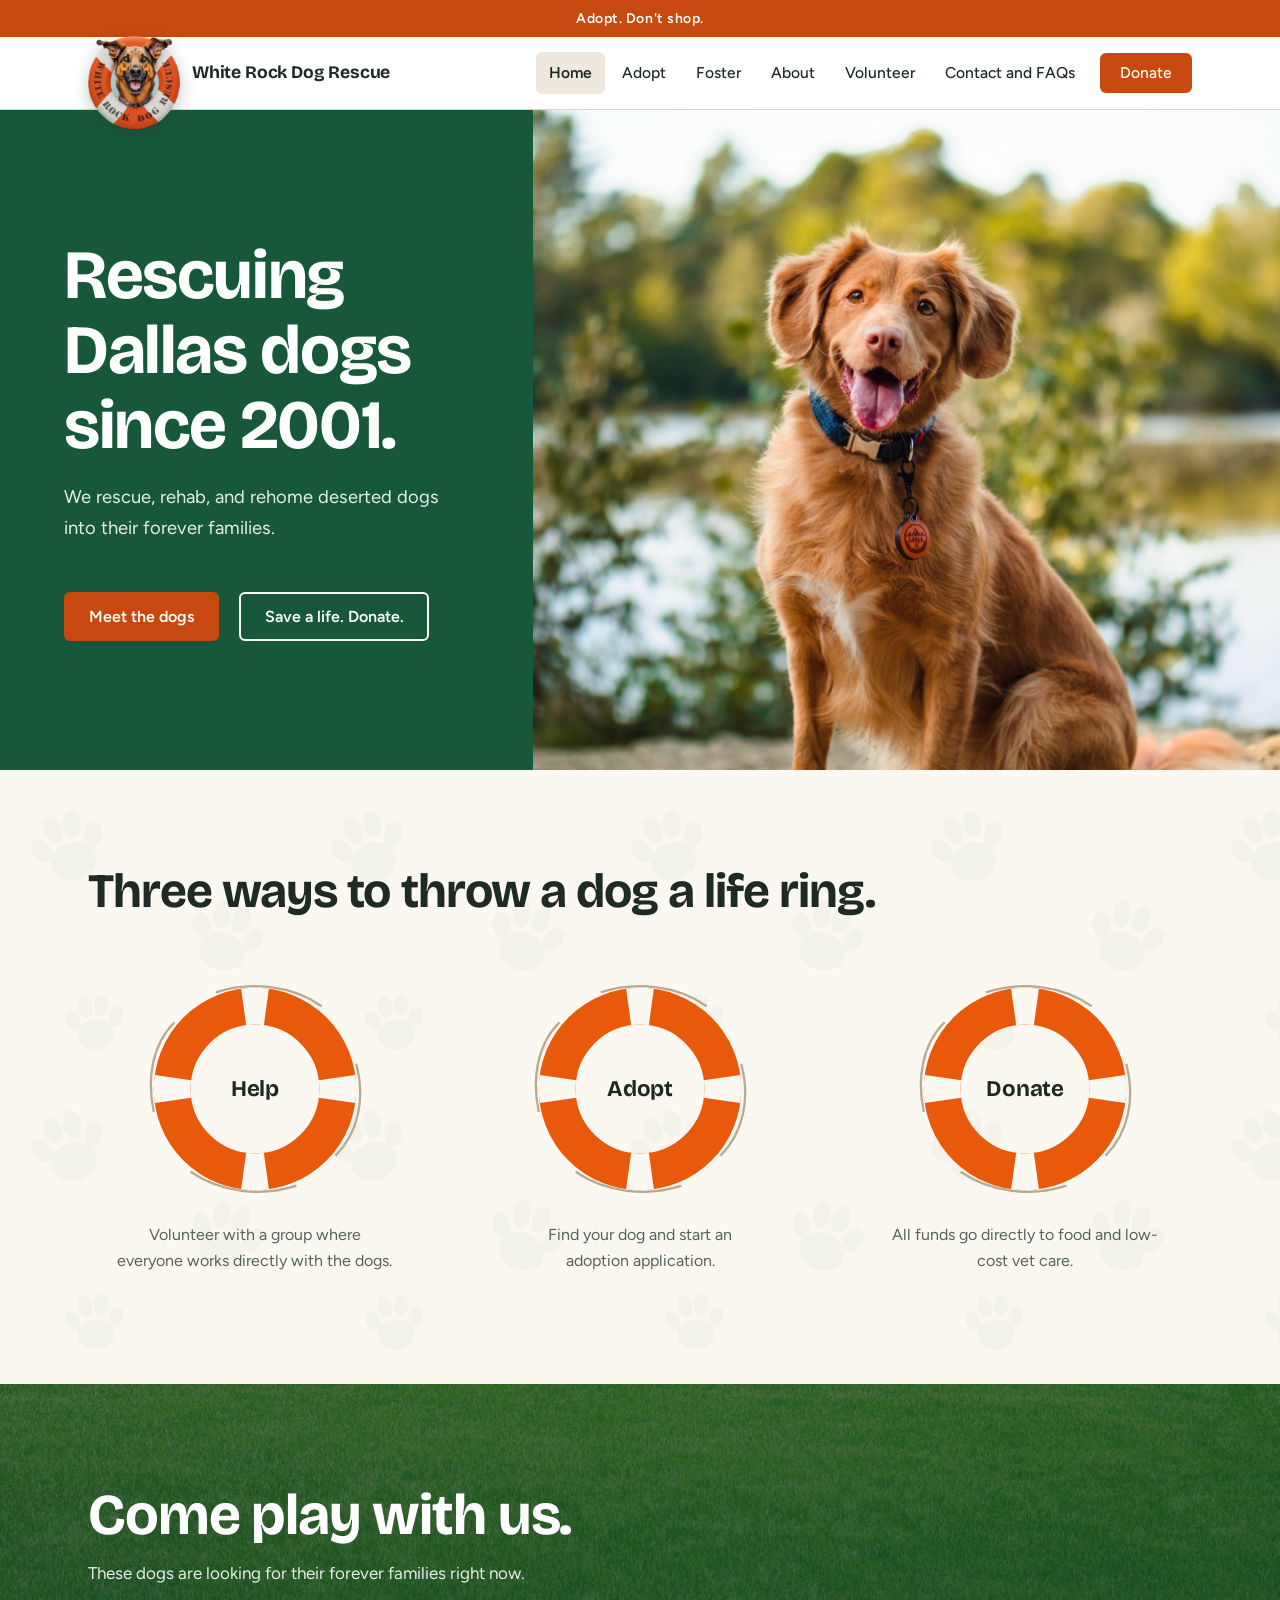
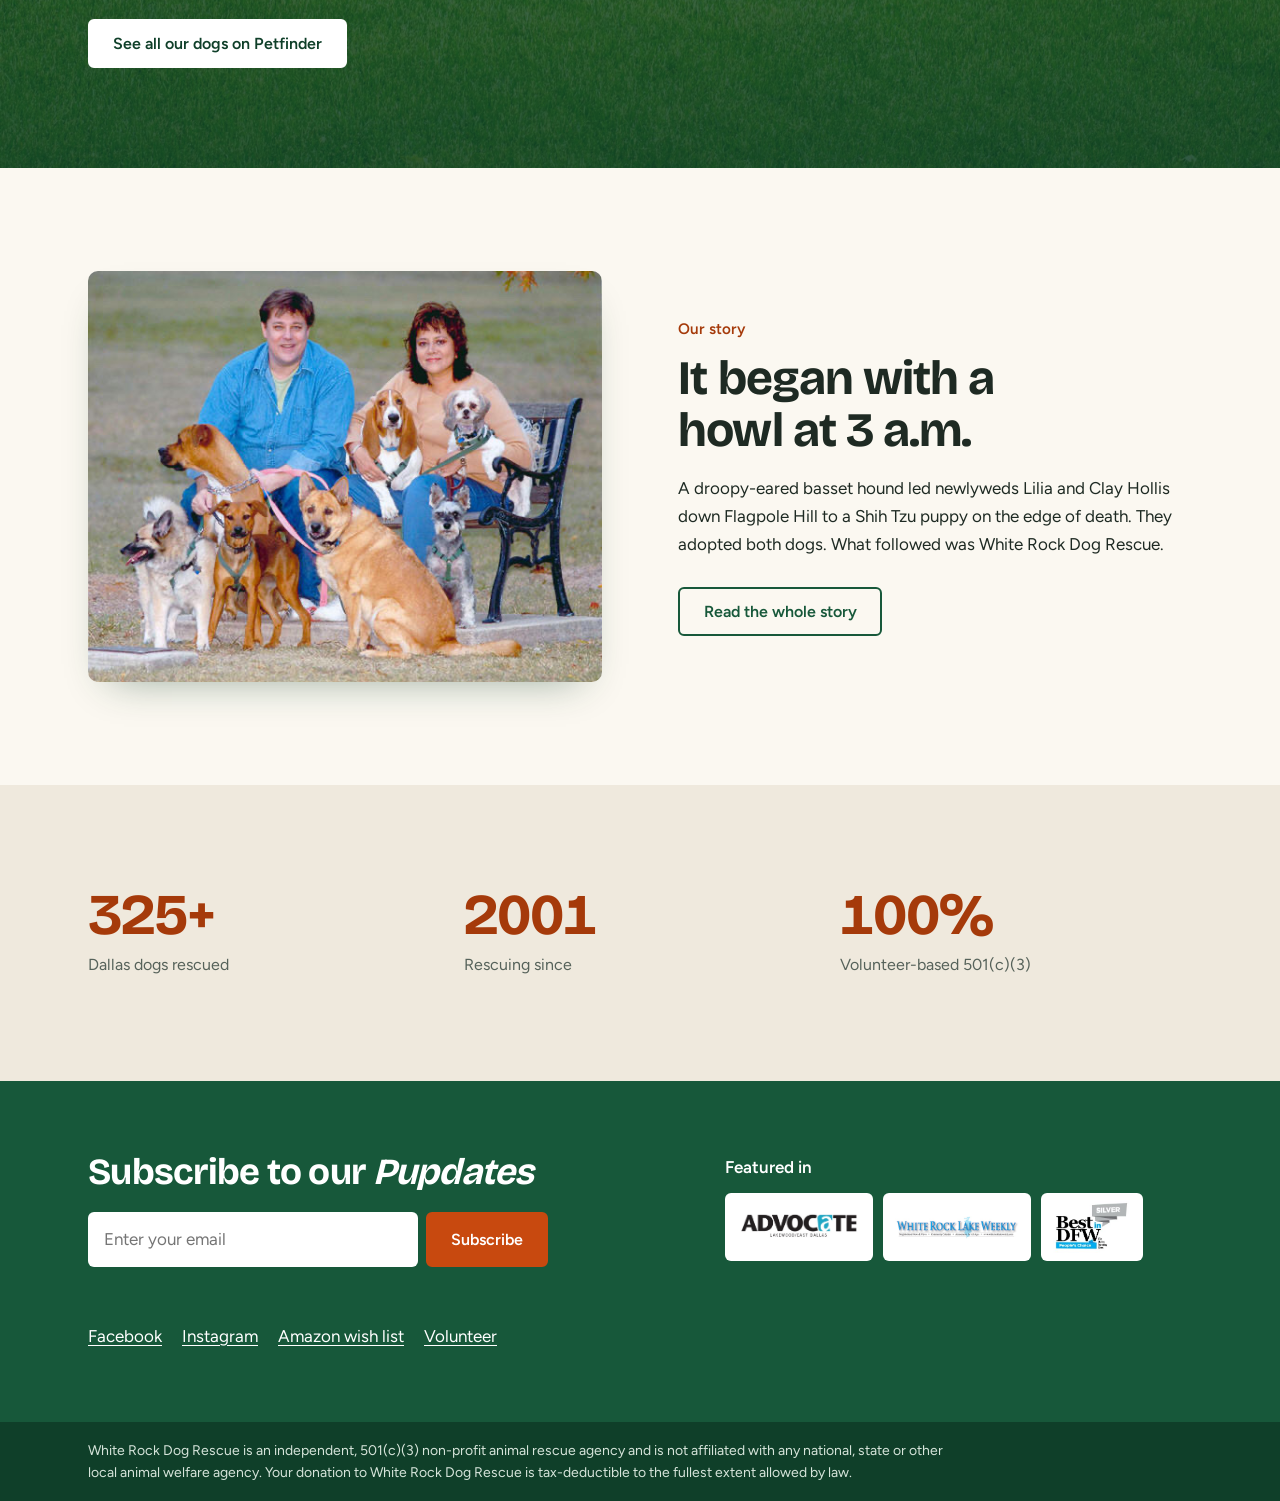
<file: index.html>
<!doctype html>
<html lang="en">
<head>
<meta charset="utf-8">
<meta name="viewport" content="width=device-width, initial-scale=1">
<meta name="robots" content="noindex">
<title>White Rock Dog Rescue | Dallas Dog Rescue | Dallas, TX</title>
<meta name="description" content="100% volunteer Dallas dog rescue since 2001. We rescue, rehab, and rehome deserted dogs from around White Rock Lake.">
<meta property="og:title" content="White Rock Dog Rescue | Dallas Dog Rescue | Dallas, TX">
<meta property="og:description" content="100% volunteer Dallas dog rescue since 2001. We rescue, rehab, and rehome deserted dogs from around White Rock Lake.">
<meta property="og:image" content="https://www.whiterockdog.org/assets/hero-dog.jpg">
<link rel="icon" href="assets/favicon.png">
<link rel="preconnect" href="https://fonts.googleapis.com">
<link rel="preconnect" href="https://fonts.gstatic.com" crossorigin>
<link rel="stylesheet" href="https://fonts.googleapis.com/css2?family=Bricolage+Grotesque:opsz,wght@12..96,600;12..96,700&family=Figtree:ital,wght@0,400;0,500;0,600;1,400&display=swap">
<link rel="stylesheet" href="assets/styles.css">
</head>
<body>
<a class="skip" href="#main">Skip to main content</a>
<div class="topbar"><a href="adopt.html">Adopt. Don't shop.</a></div>
<header class="site-header">
  <div class="wrap nav-row">
    <a class="brand" href="index.html"><img src="assets/logo.png" width="240" height="246" alt="White Rock Dog Rescue logo: a smiling shepherd mix inside an orange life ring"><span>White Rock Dog Rescue</span></a>
    <button class="menu-btn" type="button" aria-expanded="false" aria-controls="site-nav">Menu</button>
    <nav class="nav" id="site-nav" aria-label="Main"><a href="index.html" aria-current="page">Home</a><a href="adopt.html">Adopt</a><a href="foster.html">Foster</a><a href="about.html">About</a><a href="volunteer.html">Volunteer</a><a href="contact.html">Contact and FAQs</a><a class="btn" href="donate.html">Donate</a></nav>
  </div>
</header>
<main id="main">
<section class="hero">
  <div class="hero-copy">
    <h1>Rescuing Dallas dogs since 2001.</h1>
    <p>We rescue, rehab, and rehome deserted dogs into their forever families.</p>
    <div class="actions"><a class="btn" href="adopt.html">Meet the dogs</a><a class="btn btn-line" href="donate.html">Save a life. Donate.</a></div>
  </div>
  <div class="hero-photo"><img src="assets/hero-dog.jpg" width="2200" height="1335" alt="A smiling golden-red dog sitting on the shore of a lake" fetchpriority="high"></div>
</section>
<section class="rings pawed">
  <div class="wrap">
    <h2 class="rings-intro">Three ways to throw a dog a life ring.</h2>
    <div class="ring-grid">
      <a class="ring-link" href="volunteer.html"><div class="ring"><svg viewBox="0 0 200 200" aria-hidden="true"><path d="M30 42C10 62 6 92 12 120M170 158c20-20 26-50 18-80M44 172c26 18 62 22 92 12M158 28C132 10 96 6 66 16" fill="none" stroke="#b9a98f" stroke-width="2"/><circle cx="100" cy="100" r="72" fill="none" stroke="#e8590c" stroke-width="32"/><g fill="none" stroke="#fbf8f1" stroke-width="32" stroke-dasharray="20 93.1"><circle cx="100" cy="100" r="72" pathLength="452.4" stroke-dashoffset="10"/></g></svg><b>Help</b></div><p>Volunteer with a group where everyone works directly with the dogs.</p></a>
      <a class="ring-link" href="adopt.html"><div class="ring"><svg viewBox="0 0 200 200" aria-hidden="true"><path d="M30 42C10 62 6 92 12 120M170 158c20-20 26-50 18-80M44 172c26 18 62 22 92 12M158 28C132 10 96 6 66 16" fill="none" stroke="#b9a98f" stroke-width="2"/><circle cx="100" cy="100" r="72" fill="none" stroke="#e8590c" stroke-width="32"/><g fill="none" stroke="#fbf8f1" stroke-width="32" stroke-dasharray="20 93.1"><circle cx="100" cy="100" r="72" pathLength="452.4" stroke-dashoffset="10"/></g></svg><b>Adopt</b></div><p>Find your dog and start an adoption application.</p></a>
      <a class="ring-link" href="donate.html"><div class="ring"><svg viewBox="0 0 200 200" aria-hidden="true"><path d="M30 42C10 62 6 92 12 120M170 158c20-20 26-50 18-80M44 172c26 18 62 22 92 12M158 28C132 10 96 6 66 16" fill="none" stroke="#b9a98f" stroke-width="2"/><circle cx="100" cy="100" r="72" fill="none" stroke="#e8590c" stroke-width="32"/><g fill="none" stroke="#fbf8f1" stroke-width="32" stroke-dasharray="20 93.1"><circle cx="100" cy="100" r="72" pathLength="452.4" stroke-dashoffset="10"/></g></svg><b>Donate</b></div><p>All funds go directly to food and low-cost vet care.</p></a>
    </div>
  </div>
</section>
<section class="grass play">
  <div class="wrap">
    <h2>Come play with us.</h2>
    <p class="play-lead">These dogs are looking for their forever families right now.</p>
    <div class="pet-panel"><pet-scroller s3Url="https://dbw3zep4prcju.cloudfront.net/" apiBase="https://psl.petfinder.com/graphql" organization='["TX1765"]' status="adoptable" petfinderUrl="https://www.petfinder.com/" hideBreed="false" limit="4" petListTitle=""></pet-scroller></div>
<script src="https://www.petfinder.com/pet-scroller.bundle.js" defer></script>
    <div class="actions"><a class="btn btn-light" href="https://www.petfinder.com/search/pets-for-adoption/?shelter_id%5B0%5D=TX1765&amp;sort%5B0%5D=recently_added">See all our dogs on Petfinder</a></div>
  </div>
</section>
<section class="section">
  <div class="wrap split">
    <figure><img src="assets/hollis-crew.jpg" width="550" height="441" alt="Clay and Lilia Hollis on a park bench surrounded by their seven dogs" loading="lazy"></figure>
    <div>
      <p class="eyebrow">Our story</p>
      <h2>It began with a howl at 3 a.m.</h2>
      <p>A droopy-eared basset hound led newlyweds Lilia and Clay Hollis down Flagpole Hill to a Shih Tzu puppy on the edge of death. They adopted both dogs. What followed was White Rock Dog Rescue.</p>
      <div class="actions"><a class="btn btn-line" href="about.html">Read the whole story</a></div>
    </div>
  </div>
</section>
<section class="section alt">
  <div class="wrap">
    <ul class="stats">
      <li><div>325+</div><span>Dallas dogs rescued</span></li>
      <li><div>2001</div><span>Rescuing since</span></li>
      <li><div>100%</div><span>Volunteer-based 501(c)(3)</span></li>
    </ul>
  </div>
</section>
</main>
<footer class="site-footer">
  <div class="wrap foot-main">
    <div>
      <h2>Subscribe to our <em>Pupdates</em></h2>
      <form class="sub-form">
        <input type="email" name="email" required placeholder="Enter your email" aria-label="Email address" autocomplete="email">
        <button class="btn" type="submit">Subscribe</button>
      </form>
      <p class="sub-note" role="status"></p>
      <div class="foot-links">
        <a href="https://www.facebook.com/whiterockdog">Facebook</a>
        <a href="https://www.instagram.com/whiterockdog">Instagram</a>
        <a href="https://www.amazon.com/hz/wishlist/ls/352WGH3NN4G8F?ref_=wl_share">Amazon wish list</a>
        <a href="volunteer.html">Volunteer</a>
      </div>
    </div>
    <div>
      <p class="press-title">Featured in</p>
      <div class="press">
        <a href="https://lakewood.advocatemag.com/lilia-hollis/"><img src="assets/press-advocate.jpg" width="577" height="181" alt="Lakewood Advocate" loading="lazy"></a>
        <a href="https://whiterocklakeweekly.com/vol-14-no-35-september-1-7-2023/"><img src="assets/press-weekly.jpg" width="700" height="134" alt="White Rock Lake Weekly" loading="lazy"></a>
        <span><img src="assets/press-dmn.jpg" width="239" height="160" alt="Best in DFW silver award, Dallas Morning News" loading="lazy"></span>
      </div>
    </div>
  </div>
  <div class="legal"><div class="wrap"><p>White Rock Dog Rescue is an independent, 501(c)(3) non-profit animal rescue agency and is not affiliated with any national, state or other local animal welfare agency. Your donation to White Rock Dog Rescue is tax-deductible to the fullest extent allowed by law.</p></div></div>
</footer>
<script src="assets/site.js"></script>

</body>
</html>
</file>
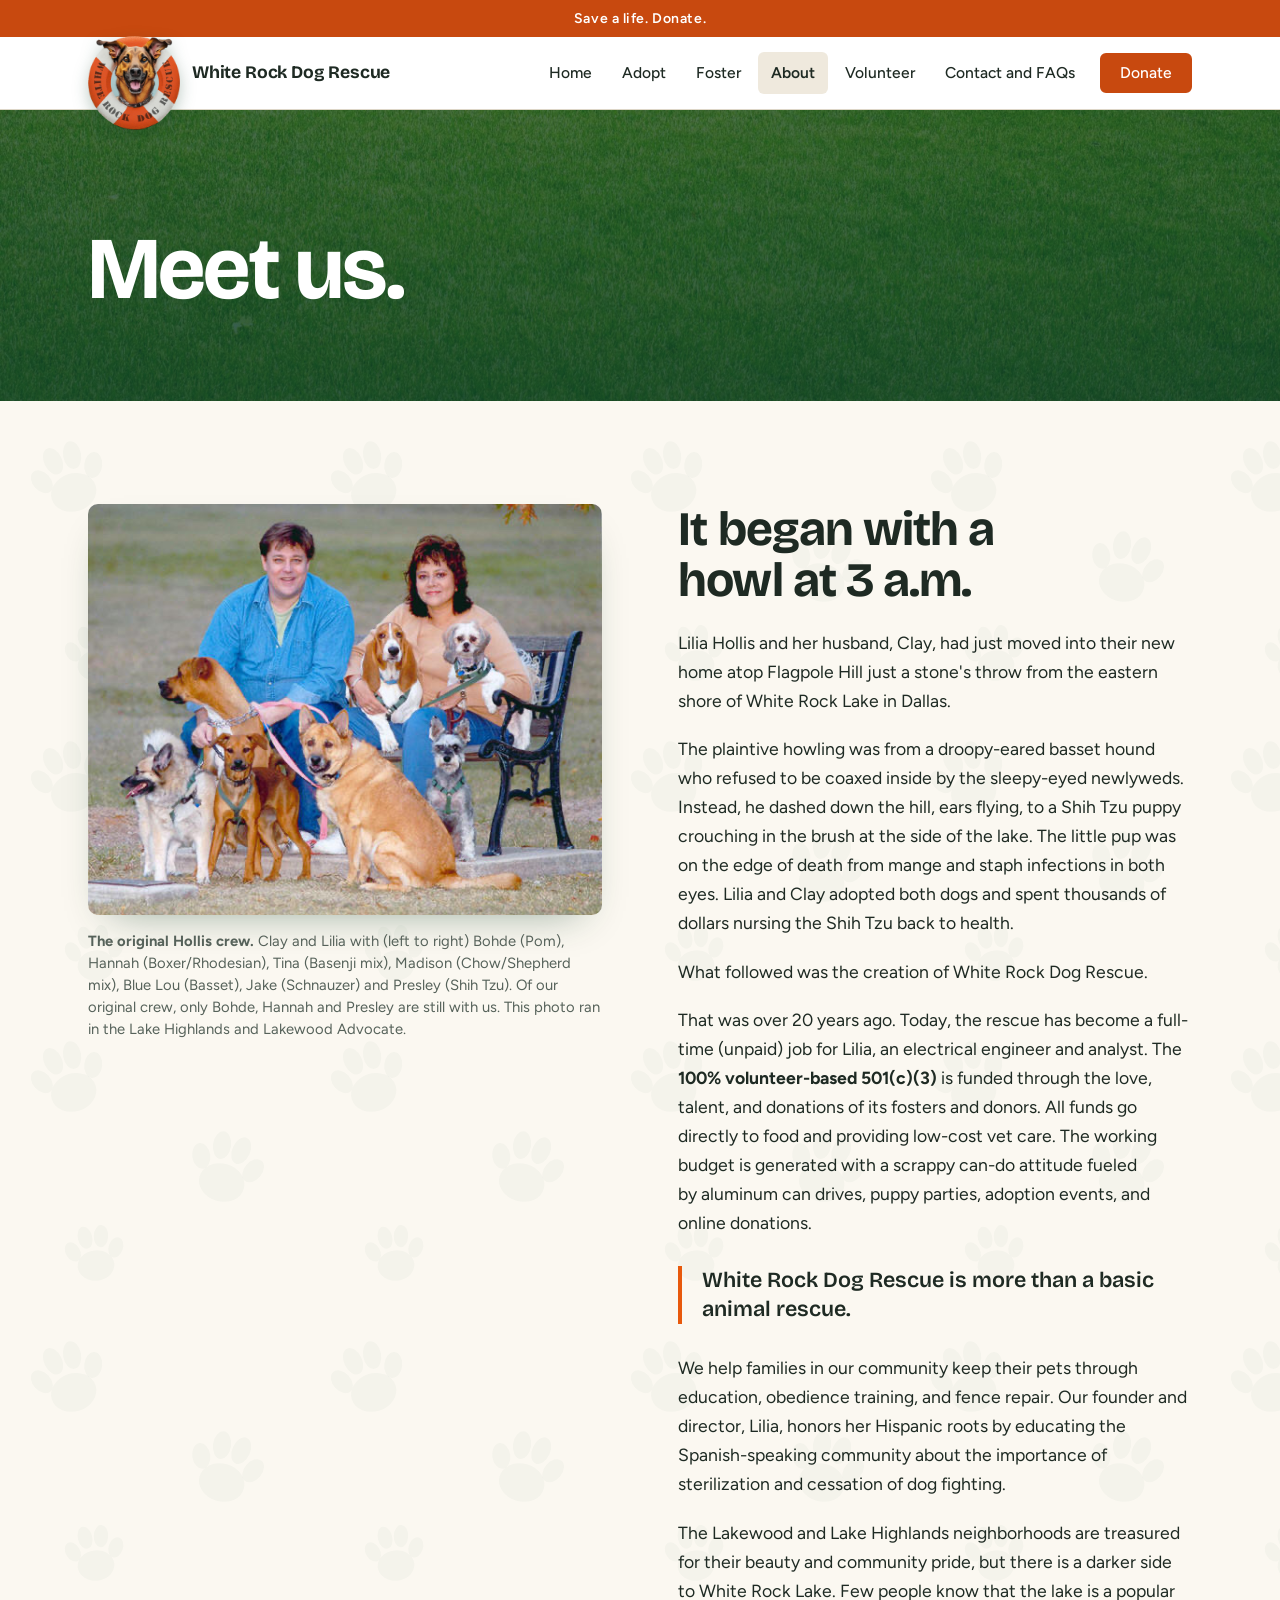
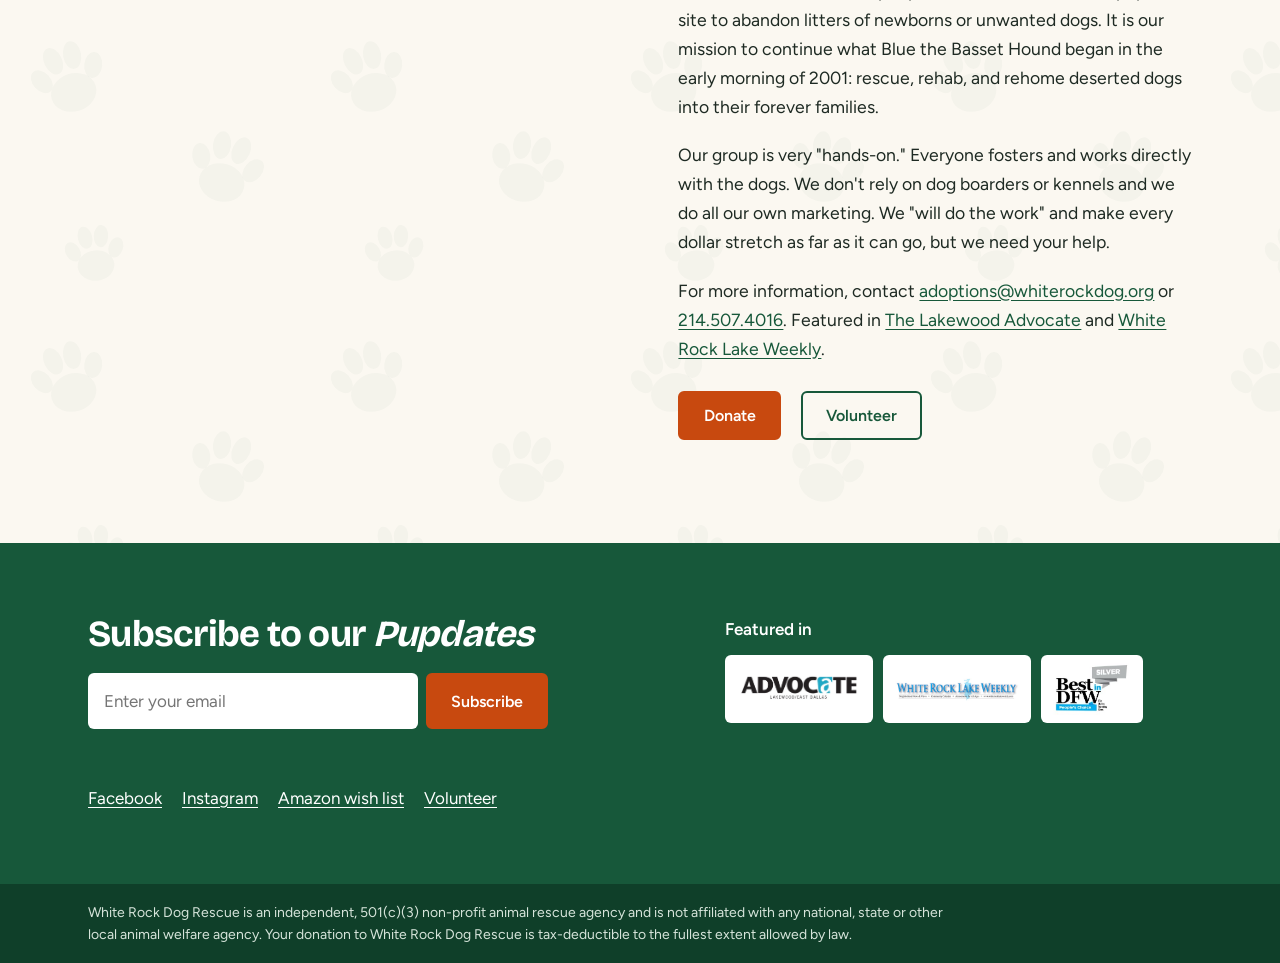
<file: about.html>
<!doctype html>
<html lang="en">
<head>
<meta charset="utf-8">
<meta name="viewport" content="width=device-width, initial-scale=1">
<meta name="robots" content="noindex">
<title>About Us | White Rock Dog Rescue</title>
<meta name="description" content="How a basset hound's 3 a.m. howl at White Rock Lake started a 100% volunteer Dallas dog rescue.">
<meta property="og:title" content="About Us | White Rock Dog Rescue">
<meta property="og:description" content="How a basset hound's 3 a.m. howl at White Rock Lake started a 100% volunteer Dallas dog rescue.">
<meta property="og:image" content="https://www.whiterockdog.org/assets/hero-dog.jpg">
<link rel="icon" href="assets/favicon.png">
<link rel="preconnect" href="https://fonts.googleapis.com">
<link rel="preconnect" href="https://fonts.gstatic.com" crossorigin>
<link rel="stylesheet" href="https://fonts.googleapis.com/css2?family=Bricolage+Grotesque:opsz,wght@12..96,600;12..96,700&family=Figtree:ital,wght@0,400;0,500;0,600;1,400&display=swap">
<link rel="stylesheet" href="assets/styles.css">
</head>
<body>
<a class="skip" href="#main">Skip to main content</a>
<div class="topbar"><a href="donate.html">Save a life. Donate.</a></div>
<header class="site-header">
  <div class="wrap nav-row">
    <a class="brand" href="index.html"><img src="assets/logo.png" width="240" height="246" alt="White Rock Dog Rescue logo: a smiling shepherd mix inside an orange life ring"><span>White Rock Dog Rescue</span></a>
    <button class="menu-btn" type="button" aria-expanded="false" aria-controls="site-nav">Menu</button>
    <nav class="nav" id="site-nav" aria-label="Main"><a href="index.html">Home</a><a href="adopt.html">Adopt</a><a href="foster.html">Foster</a><a href="about.html" aria-current="page">About</a><a href="volunteer.html">Volunteer</a><a href="contact.html">Contact and FAQs</a><a class="btn" href="donate.html">Donate</a></nav>
  </div>
</header>
<main id="main">
<section class="grass page-head"><div class="wrap"><h1>Meet us.</h1></div></section>
<section class="section pawed">
  <div class="wrap split split-top">
    <figure class="sticky">
      <img src="assets/hollis-crew.jpg" width="550" height="441" alt="Clay and Lilia Hollis on a park bench surrounded by their seven dogs">
      <figcaption><strong>The original Hollis crew.</strong> Clay and Lilia with (left to right) Bohde (Pom), Hannah (Boxer/Rhodesian), Tina (Basenji mix), Madison (Chow/Shepherd mix), Blue Lou (Basset), Jake (Schnauzer) and Presley (Shih Tzu). Of our original crew, only Bohde, Hannah and Presley are still with us. This photo ran in the Lake Highlands and Lakewood Advocate.</figcaption>
    </figure>
    <article class="story narrow">
      <h2>It began with a howl at 3 a.m.</h2>
      <p>Lilia Hollis and her husband, Clay, had just moved into their new home atop Flagpole Hill just a stone's throw from the eastern shore of White Rock Lake in Dallas.</p>
      <p>The plaintive howling was from a droopy-eared basset hound who refused to be coaxed inside by the sleepy-eyed newlyweds. Instead, he dashed down the hill, ears flying, to a Shih Tzu puppy crouching in the brush at the side of the lake. The little pup was on the edge of death from mange and staph infections in both eyes. Lilia and Clay adopted both dogs and spent thousands of dollars nursing the Shih Tzu back to health.</p>
      <p>What followed was the creation of White Rock Dog Rescue.</p>
      <p>That was over 20 years ago. Today, the rescue has become a full-time (unpaid) job for Lilia, an electrical engineer and analyst. The <strong>100% volunteer-based 501(c)(3)</strong> is funded through the love, talent, and donations of its fosters and donors. All funds go directly to food and providing low-cost vet care. The working budget is generated with a scrappy can-do attitude fueled by aluminum can drives, puppy parties, adoption events, and online donations.</p>
      <p class="pull">White Rock Dog Rescue is more than a basic animal rescue.</p>
      <p>We help families in our community keep their pets through education, obedience training, and fence repair. Our founder and director, Lilia, honors her Hispanic roots by educating the Spanish-speaking community about the importance of sterilization and cessation of dog fighting.</p>
      <p>The Lakewood and Lake Highlands neighborhoods are treasured for their beauty and community pride, but there is a darker side to White Rock Lake. Few people know that the lake is a popular site to abandon litters of newborns or unwanted dogs. It is our mission to continue what Blue the Basset Hound began in the early morning of 2001: rescue, rehab, and rehome deserted dogs into their forever families.</p>
      <p>Our group is very "hands-on." Everyone fosters and works directly with the dogs. We don't rely on dog boarders or kennels and we do all our own marketing. We "will do the work" and make every dollar stretch as far as it can go, but we need your help.</p>
      <p>For more information, contact <a href="mailto:adoptions@whiterockdog.org">adoptions@whiterockdog.org</a> or <a href="tel:+12145074016">214.507.4016</a>. Featured in <a href="https://lakewood.advocatemag.com/lilia-hollis/">The Lakewood Advocate</a> and <a href="https://whiterocklakeweekly.com/vol-14-no-35-september-1-7-2023/">White Rock Lake Weekly</a>.</p>
      <div class="actions"><a class="btn" href="donate.html">Donate</a><a class="btn btn-line" href="volunteer.html">Volunteer</a></div>
    </article>
  </div>
</section>
</main>
<footer class="site-footer">
  <div class="wrap foot-main">
    <div>
      <h2>Subscribe to our <em>Pupdates</em></h2>
      <form class="sub-form">
        <input type="email" name="email" required placeholder="Enter your email" aria-label="Email address" autocomplete="email">
        <button class="btn" type="submit">Subscribe</button>
      </form>
      <p class="sub-note" role="status"></p>
      <div class="foot-links">
        <a href="https://www.facebook.com/whiterockdog">Facebook</a>
        <a href="https://www.instagram.com/whiterockdog">Instagram</a>
        <a href="https://www.amazon.com/hz/wishlist/ls/352WGH3NN4G8F?ref_=wl_share">Amazon wish list</a>
        <a href="volunteer.html">Volunteer</a>
      </div>
    </div>
    <div>
      <p class="press-title">Featured in</p>
      <div class="press">
        <a href="https://lakewood.advocatemag.com/lilia-hollis/"><img src="assets/press-advocate.jpg" width="577" height="181" alt="Lakewood Advocate" loading="lazy"></a>
        <a href="https://whiterocklakeweekly.com/vol-14-no-35-september-1-7-2023/"><img src="assets/press-weekly.jpg" width="700" height="134" alt="White Rock Lake Weekly" loading="lazy"></a>
        <span><img src="assets/press-dmn.jpg" width="239" height="160" alt="Best in DFW silver award, Dallas Morning News" loading="lazy"></span>
      </div>
    </div>
  </div>
  <div class="legal"><div class="wrap"><p>White Rock Dog Rescue is an independent, 501(c)(3) non-profit animal rescue agency and is not affiliated with any national, state or other local animal welfare agency. Your donation to White Rock Dog Rescue is tax-deductible to the fullest extent allowed by law.</p></div></div>
</footer>
<script src="assets/site.js"></script>

</body>
</html>
</file>
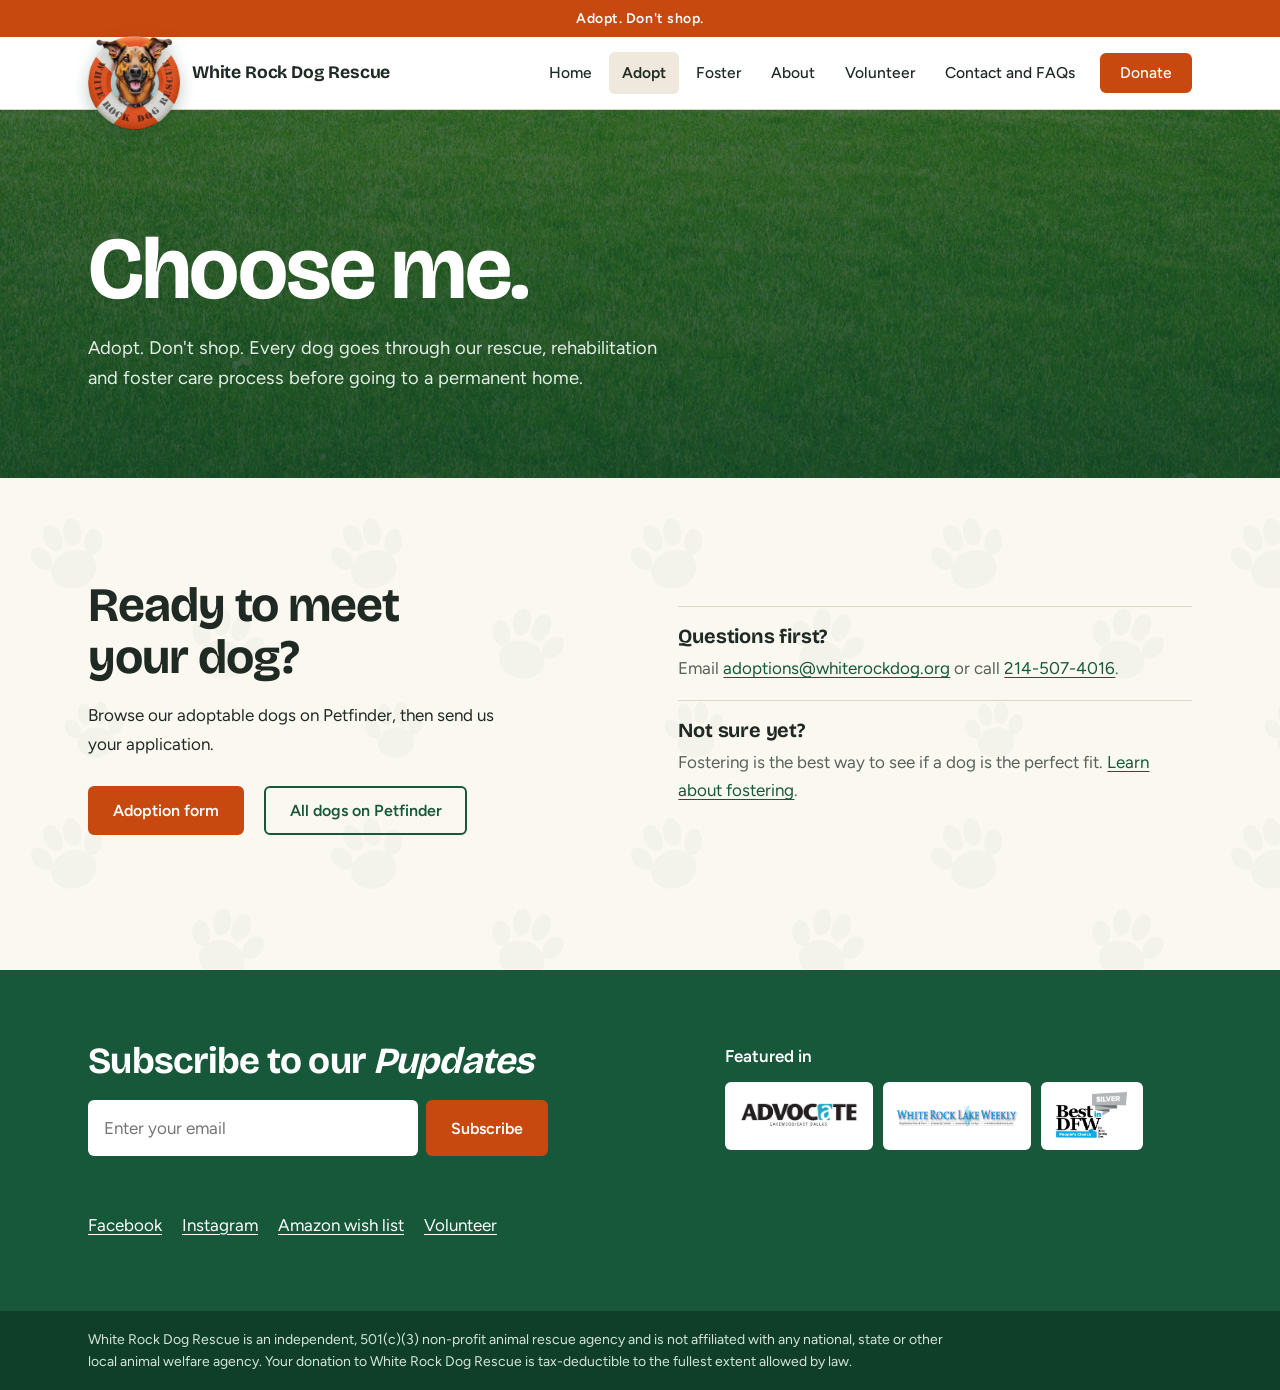
<file: adopt.html>
<!doctype html>
<html lang="en">
<head>
<meta charset="utf-8">
<meta name="viewport" content="width=device-width, initial-scale=1">
<meta name="robots" content="noindex">
<title>Adopt a Dog | White Rock Dog Rescue</title>
<meta name="description" content="Meet adoptable dogs from White Rock Dog Rescue in Dallas and apply online.">
<meta property="og:title" content="Adopt a Dog | White Rock Dog Rescue">
<meta property="og:description" content="Meet adoptable dogs from White Rock Dog Rescue in Dallas and apply online.">
<meta property="og:image" content="https://www.whiterockdog.org/assets/hero-dog.jpg">
<link rel="icon" href="assets/favicon.png">
<link rel="preconnect" href="https://fonts.googleapis.com">
<link rel="preconnect" href="https://fonts.gstatic.com" crossorigin>
<link rel="stylesheet" href="https://fonts.googleapis.com/css2?family=Bricolage+Grotesque:opsz,wght@12..96,600;12..96,700&family=Figtree:ital,wght@0,400;0,500;0,600;1,400&display=swap">
<link rel="stylesheet" href="assets/styles.css">
</head>
<body>
<a class="skip" href="#main">Skip to main content</a>
<div class="topbar"><a href="adopt.html">Adopt. Don't shop.</a></div>
<header class="site-header">
  <div class="wrap nav-row">
    <a class="brand" href="index.html"><img src="assets/logo.png" width="240" height="246" alt="White Rock Dog Rescue logo: a smiling shepherd mix inside an orange life ring"><span>White Rock Dog Rescue</span></a>
    <button class="menu-btn" type="button" aria-expanded="false" aria-controls="site-nav">Menu</button>
    <nav class="nav" id="site-nav" aria-label="Main"><a href="index.html">Home</a><a href="adopt.html" aria-current="page">Adopt</a><a href="foster.html">Foster</a><a href="about.html">About</a><a href="volunteer.html">Volunteer</a><a href="contact.html">Contact and FAQs</a><a class="btn" href="donate.html">Donate</a></nav>
  </div>
</header>
<main id="main">
<section class="grass page-head"><div class="wrap"><h1>Choose me.</h1><p>Adopt. Don't shop. Every dog goes through our rescue, rehabilitation and foster care process before going to a permanent home.</p></div></section>
<section class="section pawed">
  <div class="wrap">
    <div class="split split-top">
      <div>
        <h2>Ready to meet your dog?</h2>
        <p>Browse our adoptable dogs on Petfinder, then send us your application.</p>
        <div class="actions"><a class="btn" href="https://form.jotform.com/whiterockdogrescue/adoption-application">Adoption form</a><a class="btn btn-line" href="https://www.petfinder.com/search/pets-for-adoption/?shelter_id%5B0%5D=TX1765&amp;sort%5B0%5D=recently_added">All dogs on Petfinder</a></div>
      </div>
      <ol class="steps">
        <li><h3>Questions first?</h3><p>Email <a href="mailto:adoptions@whiterockdog.org">adoptions@whiterockdog.org</a> or call <a href="tel:+12145074016">214-507-4016</a>.</p></li>
        <li><h3>Not sure yet?</h3><p>Fostering is the best way to see if a dog is the perfect fit. <a href="foster.html">Learn about fostering</a>.</p></li>
      </ol>
    </div>
    <div class="pet-panel"><pet-scroller s3Url="https://dbw3zep4prcju.cloudfront.net/" apiBase="https://psl.petfinder.com/graphql" organization='["TX1765"]' status="adoptable" petfinderUrl="https://www.petfinder.com/" hideBreed="false" limit="12" petListTitle=""></pet-scroller></div>
<script src="https://www.petfinder.com/pet-scroller.bundle.js" defer></script>
  </div>
</section>
</main>
<footer class="site-footer">
  <div class="wrap foot-main">
    <div>
      <h2>Subscribe to our <em>Pupdates</em></h2>
      <form class="sub-form">
        <input type="email" name="email" required placeholder="Enter your email" aria-label="Email address" autocomplete="email">
        <button class="btn" type="submit">Subscribe</button>
      </form>
      <p class="sub-note" role="status"></p>
      <div class="foot-links">
        <a href="https://www.facebook.com/whiterockdog">Facebook</a>
        <a href="https://www.instagram.com/whiterockdog">Instagram</a>
        <a href="https://www.amazon.com/hz/wishlist/ls/352WGH3NN4G8F?ref_=wl_share">Amazon wish list</a>
        <a href="volunteer.html">Volunteer</a>
      </div>
    </div>
    <div>
      <p class="press-title">Featured in</p>
      <div class="press">
        <a href="https://lakewood.advocatemag.com/lilia-hollis/"><img src="assets/press-advocate.jpg" width="577" height="181" alt="Lakewood Advocate" loading="lazy"></a>
        <a href="https://whiterocklakeweekly.com/vol-14-no-35-september-1-7-2023/"><img src="assets/press-weekly.jpg" width="700" height="134" alt="White Rock Lake Weekly" loading="lazy"></a>
        <span><img src="assets/press-dmn.jpg" width="239" height="160" alt="Best in DFW silver award, Dallas Morning News" loading="lazy"></span>
      </div>
    </div>
  </div>
  <div class="legal"><div class="wrap"><p>White Rock Dog Rescue is an independent, 501(c)(3) non-profit animal rescue agency and is not affiliated with any national, state or other local animal welfare agency. Your donation to White Rock Dog Rescue is tax-deductible to the fullest extent allowed by law.</p></div></div>
</footer>
<script src="assets/site.js"></script>

</body>
</html>
</file>
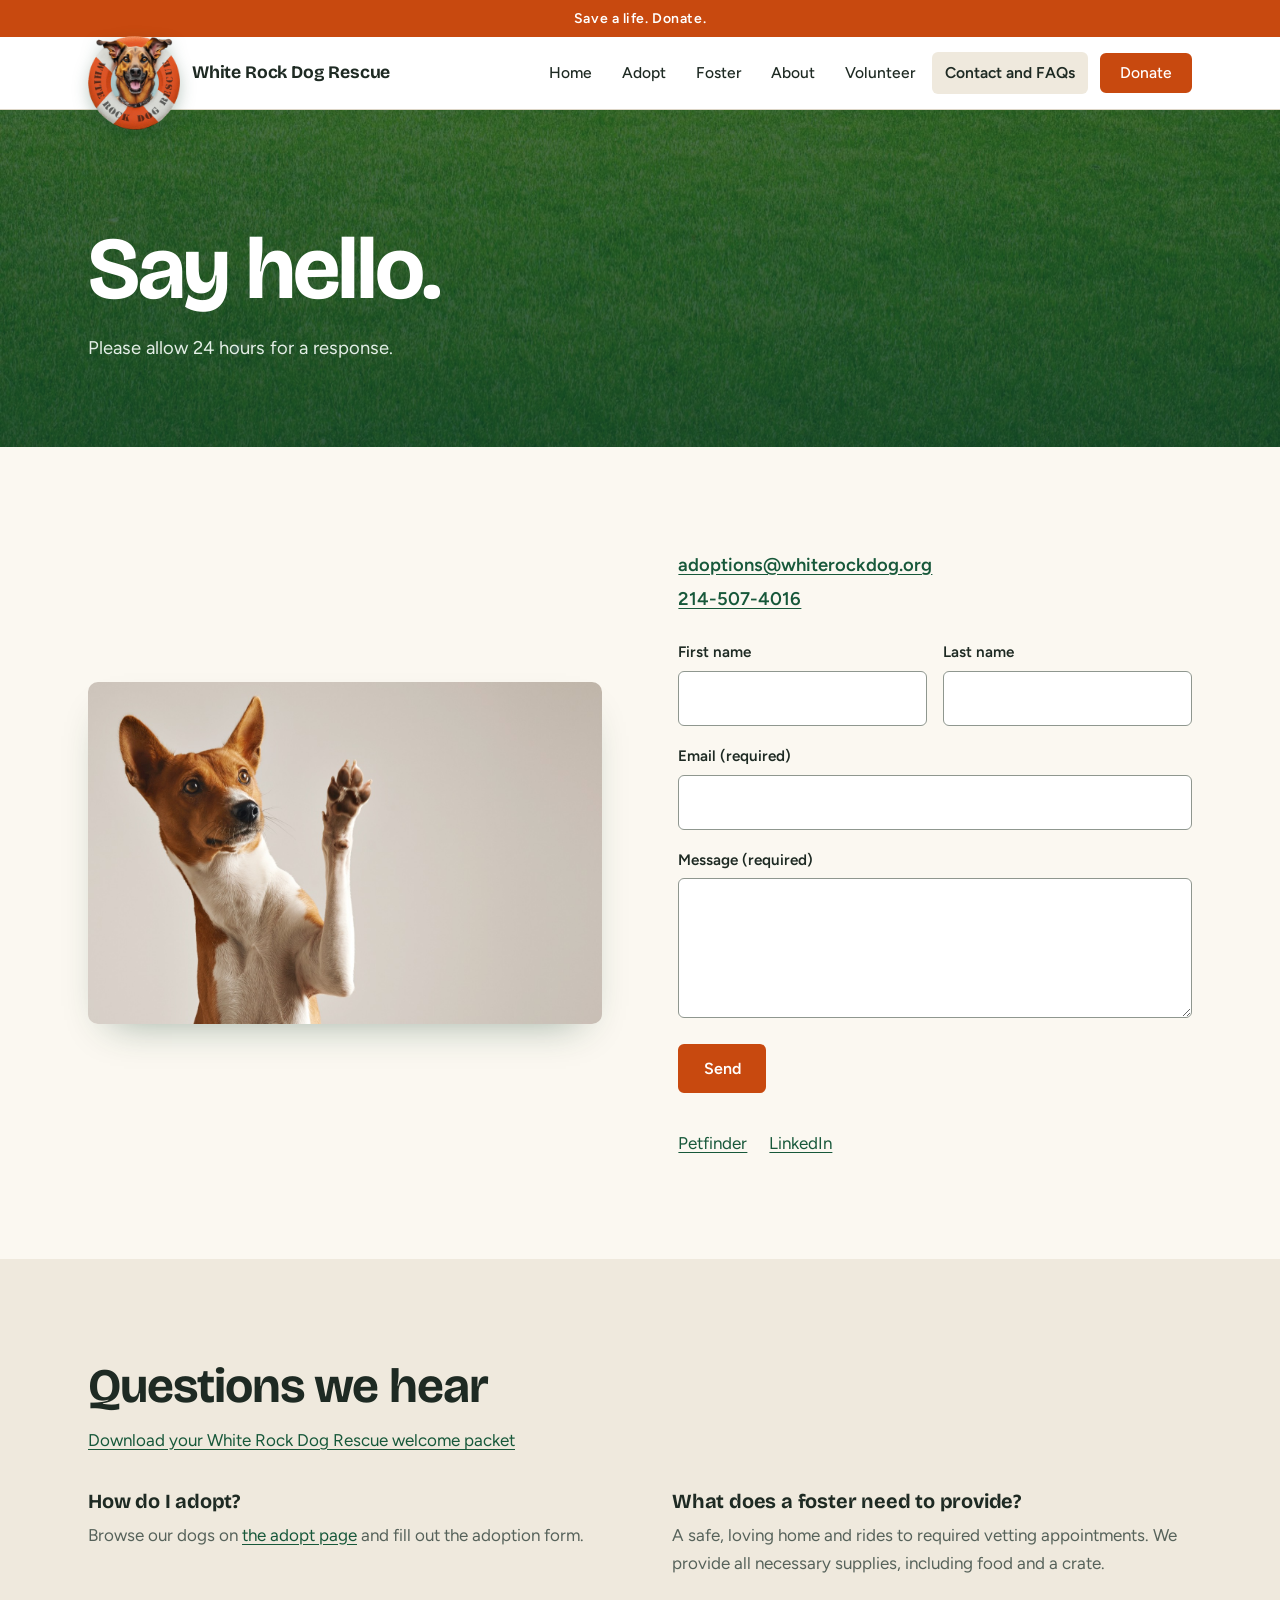
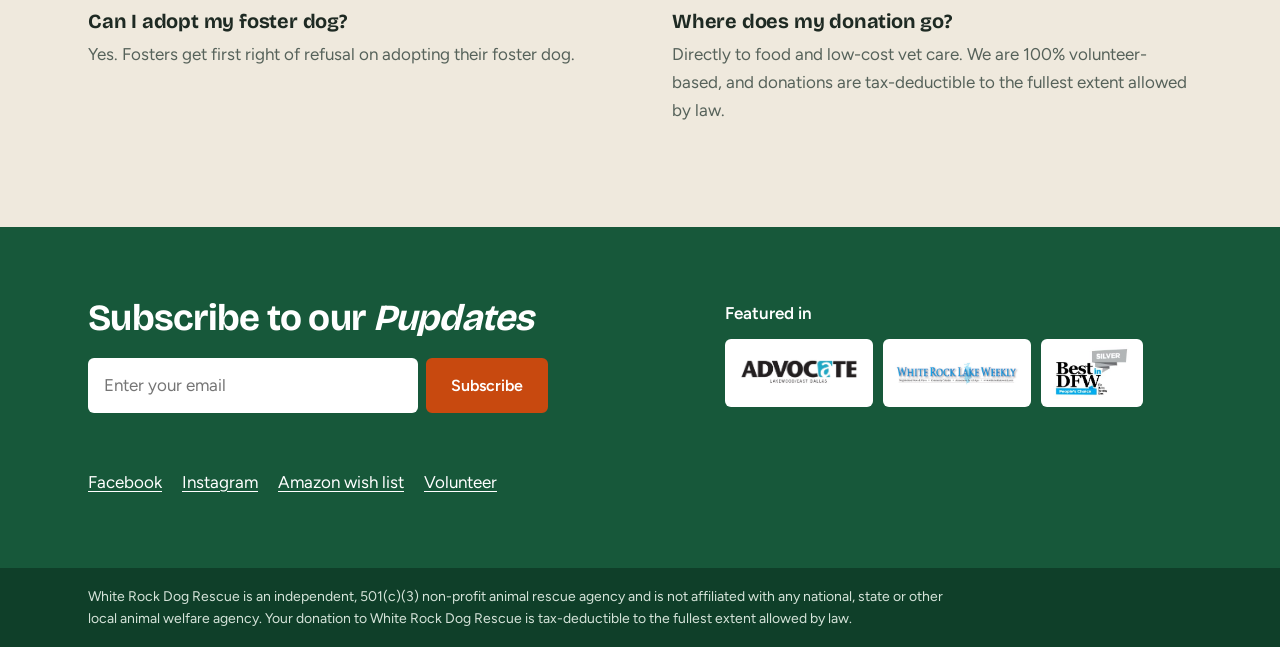
<file: contact.html>
<!doctype html>
<html lang="en">
<head>
<meta charset="utf-8">
<meta name="viewport" content="width=device-width, initial-scale=1">
<meta name="robots" content="noindex">
<title>Contact and FAQs | White Rock Dog Rescue</title>
<meta name="description" content="Contact White Rock Dog Rescue in Dallas: adoptions@whiterockdog.org or 214-507-4016. Answers about adopting, fostering and donating.">
<meta property="og:title" content="Contact and FAQs | White Rock Dog Rescue">
<meta property="og:description" content="Contact White Rock Dog Rescue in Dallas: adoptions@whiterockdog.org or 214-507-4016. Answers about adopting, fostering and donating.">
<meta property="og:image" content="https://www.whiterockdog.org/assets/hero-dog.jpg">
<link rel="icon" href="assets/favicon.png">
<link rel="preconnect" href="https://fonts.googleapis.com">
<link rel="preconnect" href="https://fonts.gstatic.com" crossorigin>
<link rel="stylesheet" href="https://fonts.googleapis.com/css2?family=Bricolage+Grotesque:opsz,wght@12..96,600;12..96,700&family=Figtree:ital,wght@0,400;0,500;0,600;1,400&display=swap">
<link rel="stylesheet" href="assets/styles.css">
</head>
<body>
<a class="skip" href="#main">Skip to main content</a>
<div class="topbar"><a href="donate.html">Save a life. Donate.</a></div>
<header class="site-header">
  <div class="wrap nav-row">
    <a class="brand" href="index.html"><img src="assets/logo.png" width="240" height="246" alt="White Rock Dog Rescue logo: a smiling shepherd mix inside an orange life ring"><span>White Rock Dog Rescue</span></a>
    <button class="menu-btn" type="button" aria-expanded="false" aria-controls="site-nav">Menu</button>
    <nav class="nav" id="site-nav" aria-label="Main"><a href="index.html">Home</a><a href="adopt.html">Adopt</a><a href="foster.html">Foster</a><a href="about.html">About</a><a href="volunteer.html">Volunteer</a><a href="contact.html" aria-current="page">Contact and FAQs</a><a class="btn" href="donate.html">Donate</a></nav>
  </div>
</header>
<main id="main">
<section class="grass page-head"><div class="wrap"><h1>Say hello.</h1><p>Please allow 24 hours for a response.</p></div></section>
<section class="section">
  <div class="wrap split">
    <img src="assets/paw-wave.jpg" width="1400" height="933" alt="A Basenji raising one paw as if waving" loading="lazy">
    <div>
      <ul class="contact-lines">
        <li><a href="mailto:adoptions@whiterockdog.org">adoptions@whiterockdog.org</a></li>
        <li><a href="tel:+12145074016">214-507-4016</a></li>
      </ul>
      <form class="contact-form" novalidate>
        <div class="field-row">
          <div class="field"><label for="first">First name</label><input id="first" name="first" autocomplete="given-name"></div>
          <div class="field"><label for="last">Last name</label><input id="last" name="last" autocomplete="family-name"></div>
        </div>
        <div class="field"><label for="email">Email (required)</label><input id="email" name="email" type="email" required autocomplete="email"></div>
        <div class="field"><label for="message">Message (required)</label><textarea id="message" name="message" required></textarea></div>
        <button class="btn" type="submit">Send</button>
        <p class="form-note" role="status"></p>
      </form>
      <div class="link-row">
        <a href="https://www.petfinder.com/search/pets-for-adoption/?shelter_id%5B0%5D=TX1765&amp;sort%5B0%5D=recently_added">Petfinder</a>
        <a href="https://www.linkedin.com/in/lilia-hollis-801a4b/">LinkedIn</a>
      </div>
    </div>
  </div>
</section>
<section class="section alt">
  <div class="wrap">
    <h2>Questions we hear</h2>
    <p style="margin-top:.8rem"><a href="https://www.whiterockdog.org/_files/archives/d2eeb1_5d214af37f80491e9cb9647d88d76eaf.zip?dn=Welcome%20Aboard!%20compressed%20pdf.zip">Download your White Rock Dog Rescue welcome packet</a></p>
    <div class="faq">
      <div><h3>How do I adopt?</h3><p>Browse our dogs on <a href="adopt.html">the adopt page</a> and fill out the adoption form.</p></div>
      <div><h3>What does a foster need to provide?</h3><p>A safe, loving home and rides to required vetting appointments. We provide all necessary supplies, including food and a crate.</p></div>
      <div><h3>Can I adopt my foster dog?</h3><p>Yes. Fosters get first right of refusal on adopting their foster dog.</p></div>
      <div><h3>Where does my donation go?</h3><p>Directly to food and low-cost vet care. We are 100% volunteer-based, and donations are tax-deductible to the fullest extent allowed by law.</p></div>
    </div>
  </div>
</section>
</main>
<footer class="site-footer">
  <div class="wrap foot-main">
    <div>
      <h2>Subscribe to our <em>Pupdates</em></h2>
      <form class="sub-form">
        <input type="email" name="email" required placeholder="Enter your email" aria-label="Email address" autocomplete="email">
        <button class="btn" type="submit">Subscribe</button>
      </form>
      <p class="sub-note" role="status"></p>
      <div class="foot-links">
        <a href="https://www.facebook.com/whiterockdog">Facebook</a>
        <a href="https://www.instagram.com/whiterockdog">Instagram</a>
        <a href="https://www.amazon.com/hz/wishlist/ls/352WGH3NN4G8F?ref_=wl_share">Amazon wish list</a>
        <a href="volunteer.html">Volunteer</a>
      </div>
    </div>
    <div>
      <p class="press-title">Featured in</p>
      <div class="press">
        <a href="https://lakewood.advocatemag.com/lilia-hollis/"><img src="assets/press-advocate.jpg" width="577" height="181" alt="Lakewood Advocate" loading="lazy"></a>
        <a href="https://whiterocklakeweekly.com/vol-14-no-35-september-1-7-2023/"><img src="assets/press-weekly.jpg" width="700" height="134" alt="White Rock Lake Weekly" loading="lazy"></a>
        <span><img src="assets/press-dmn.jpg" width="239" height="160" alt="Best in DFW silver award, Dallas Morning News" loading="lazy"></span>
      </div>
    </div>
  </div>
  <div class="legal"><div class="wrap"><p>White Rock Dog Rescue is an independent, 501(c)(3) non-profit animal rescue agency and is not affiliated with any national, state or other local animal welfare agency. Your donation to White Rock Dog Rescue is tax-deductible to the fullest extent allowed by law.</p></div></div>
</footer>
<script src="assets/site.js"></script>

</body>
</html>
</file>
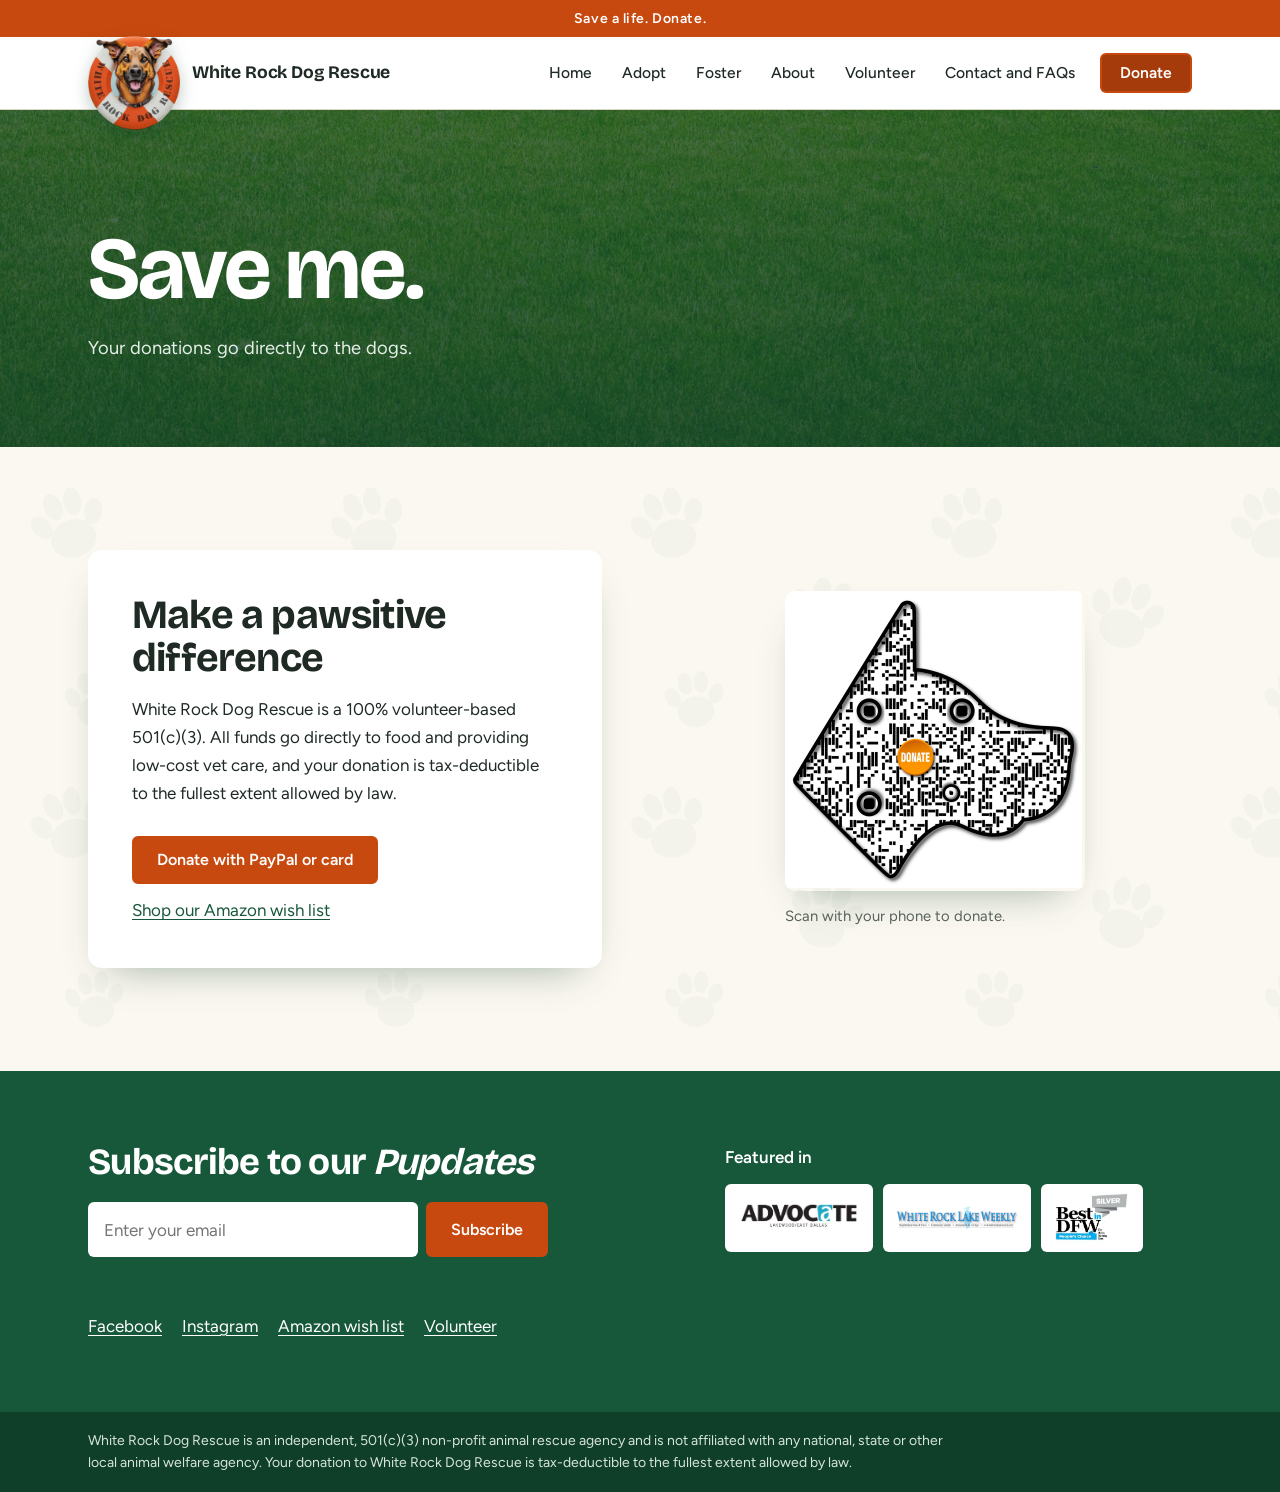
<file: donate.html>
<!doctype html>
<html lang="en">
<head>
<meta charset="utf-8">
<meta name="viewport" content="width=device-width, initial-scale=1">
<meta name="robots" content="noindex">
<title>Donate | White Rock Dog Rescue</title>
<meta name="description" content="White Rock Dog Rescue is a 100% volunteer 501(c)(3). Your tax-deductible donation goes directly to the dogs.">
<meta property="og:title" content="Donate | White Rock Dog Rescue">
<meta property="og:description" content="White Rock Dog Rescue is a 100% volunteer 501(c)(3). Your tax-deductible donation goes directly to the dogs.">
<meta property="og:image" content="https://www.whiterockdog.org/assets/hero-dog.jpg">
<link rel="icon" href="assets/favicon.png">
<link rel="preconnect" href="https://fonts.googleapis.com">
<link rel="preconnect" href="https://fonts.gstatic.com" crossorigin>
<link rel="stylesheet" href="https://fonts.googleapis.com/css2?family=Bricolage+Grotesque:opsz,wght@12..96,600;12..96,700&family=Figtree:ital,wght@0,400;0,500;0,600;1,400&display=swap">
<link rel="stylesheet" href="assets/styles.css">
</head>
<body>
<a class="skip" href="#main">Skip to main content</a>
<div class="topbar"><a href="donate.html">Save a life. Donate.</a></div>
<header class="site-header">
  <div class="wrap nav-row">
    <a class="brand" href="index.html"><img src="assets/logo.png" width="240" height="246" alt="White Rock Dog Rescue logo: a smiling shepherd mix inside an orange life ring"><span>White Rock Dog Rescue</span></a>
    <button class="menu-btn" type="button" aria-expanded="false" aria-controls="site-nav">Menu</button>
    <nav class="nav" id="site-nav" aria-label="Main"><a href="index.html">Home</a><a href="adopt.html">Adopt</a><a href="foster.html">Foster</a><a href="about.html">About</a><a href="volunteer.html">Volunteer</a><a href="contact.html">Contact and FAQs</a><a class="btn" href="donate.html" aria-current="page">Donate</a></nav>
  </div>
</header>
<main id="main">
<section class="grass page-head"><div class="wrap"><h1>Save me.</h1><p>Your donations go directly to the dogs.</p></div></section>
<section class="section pawed">
  <div class="wrap split">
    <div class="donate-card">
      <h2>Make a pawsitive difference</h2>
      <p>White Rock Dog Rescue is a 100% volunteer-based 501(c)(3). All funds go directly to food and providing low-cost vet care, and your donation is tax-deductible to the fullest extent allowed by law.</p>
      <div class="actions"><a class="btn" href="https://www.paypal.com/donate/?hosted_button_id=R5WQCAZEEWADE">Donate with PayPal or card</a><a href="https://www.amazon.com/hz/wishlist/ls/352WGH3NN4G8F?ref_=wl_share">Shop our Amazon wish list</a></div>
    </div>
    <figure class="qr">
      <img src="assets/donate-qr.png" width="600" height="600" alt="Dog-shaped QR code linking to the donation page" loading="lazy">
      <figcaption>Scan with your phone to donate.</figcaption>
    </figure>
  </div>
</section>
</main>
<footer class="site-footer">
  <div class="wrap foot-main">
    <div>
      <h2>Subscribe to our <em>Pupdates</em></h2>
      <form class="sub-form">
        <input type="email" name="email" required placeholder="Enter your email" aria-label="Email address" autocomplete="email">
        <button class="btn" type="submit">Subscribe</button>
      </form>
      <p class="sub-note" role="status"></p>
      <div class="foot-links">
        <a href="https://www.facebook.com/whiterockdog">Facebook</a>
        <a href="https://www.instagram.com/whiterockdog">Instagram</a>
        <a href="https://www.amazon.com/hz/wishlist/ls/352WGH3NN4G8F?ref_=wl_share">Amazon wish list</a>
        <a href="volunteer.html">Volunteer</a>
      </div>
    </div>
    <div>
      <p class="press-title">Featured in</p>
      <div class="press">
        <a href="https://lakewood.advocatemag.com/lilia-hollis/"><img src="assets/press-advocate.jpg" width="577" height="181" alt="Lakewood Advocate" loading="lazy"></a>
        <a href="https://whiterocklakeweekly.com/vol-14-no-35-september-1-7-2023/"><img src="assets/press-weekly.jpg" width="700" height="134" alt="White Rock Lake Weekly" loading="lazy"></a>
        <span><img src="assets/press-dmn.jpg" width="239" height="160" alt="Best in DFW silver award, Dallas Morning News" loading="lazy"></span>
      </div>
    </div>
  </div>
  <div class="legal"><div class="wrap"><p>White Rock Dog Rescue is an independent, 501(c)(3) non-profit animal rescue agency and is not affiliated with any national, state or other local animal welfare agency. Your donation to White Rock Dog Rescue is tax-deductible to the fullest extent allowed by law.</p></div></div>
</footer>
<script src="assets/site.js"></script>

</body>
</html>
</file>
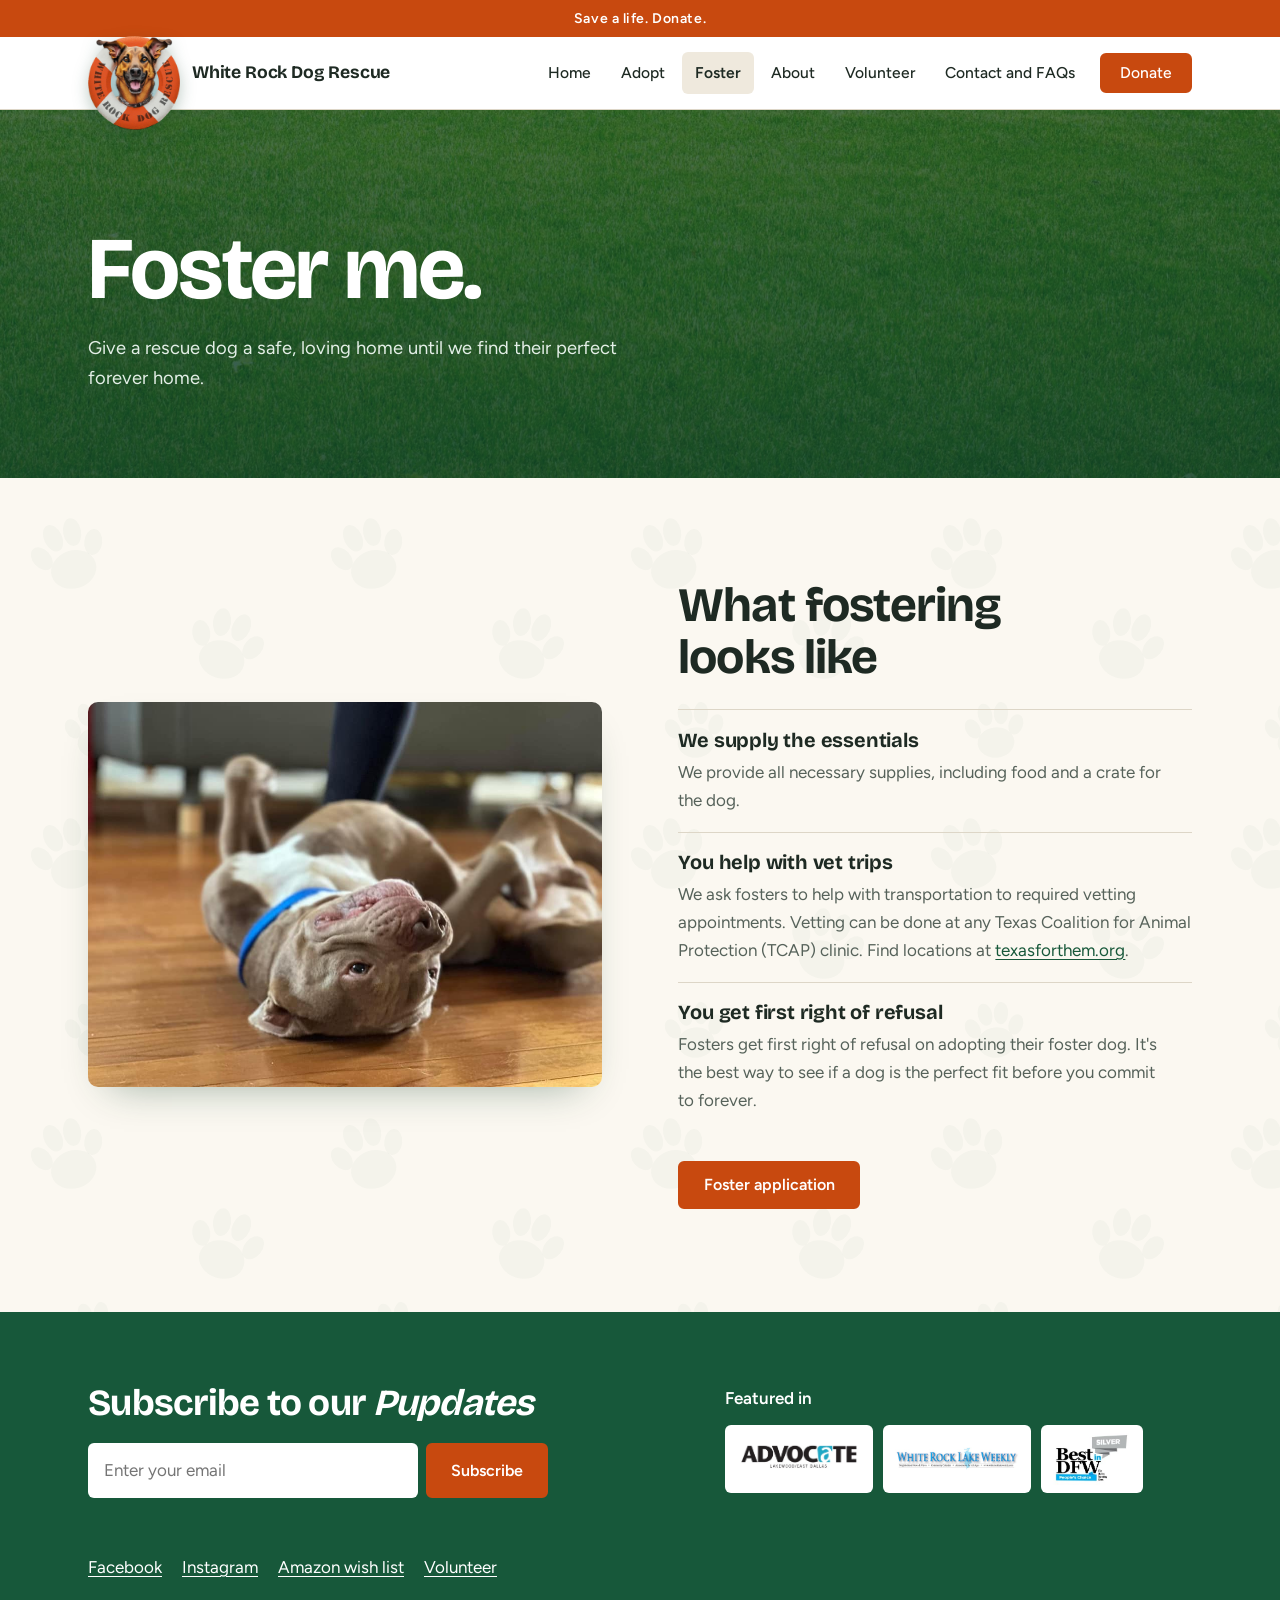
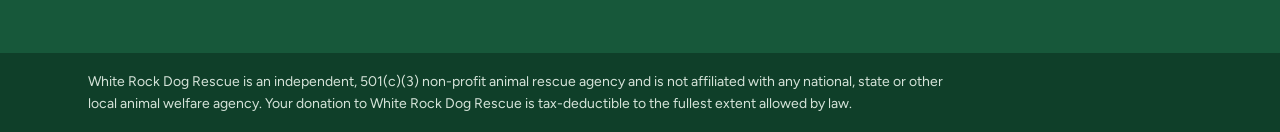
<file: foster.html>
<!doctype html>
<html lang="en">
<head>
<meta charset="utf-8">
<meta name="viewport" content="width=device-width, initial-scale=1">
<meta name="robots" content="noindex">
<title>Foster a Dog | White Rock Dog Rescue</title>
<meta name="description" content="Foster a rescue dog in Dallas. We provide food, a crate and supplies, and fosters get first right of refusal on adopting.">
<meta property="og:title" content="Foster a Dog | White Rock Dog Rescue">
<meta property="og:description" content="Foster a rescue dog in Dallas. We provide food, a crate and supplies, and fosters get first right of refusal on adopting.">
<meta property="og:image" content="https://www.whiterockdog.org/assets/hero-dog.jpg">
<link rel="icon" href="assets/favicon.png">
<link rel="preconnect" href="https://fonts.googleapis.com">
<link rel="preconnect" href="https://fonts.gstatic.com" crossorigin>
<link rel="stylesheet" href="https://fonts.googleapis.com/css2?family=Bricolage+Grotesque:opsz,wght@12..96,600;12..96,700&family=Figtree:ital,wght@0,400;0,500;0,600;1,400&display=swap">
<link rel="stylesheet" href="assets/styles.css">
</head>
<body>
<a class="skip" href="#main">Skip to main content</a>
<div class="topbar"><a href="donate.html">Save a life. Donate.</a></div>
<header class="site-header">
  <div class="wrap nav-row">
    <a class="brand" href="index.html"><img src="assets/logo.png" width="240" height="246" alt="White Rock Dog Rescue logo: a smiling shepherd mix inside an orange life ring"><span>White Rock Dog Rescue</span></a>
    <button class="menu-btn" type="button" aria-expanded="false" aria-controls="site-nav">Menu</button>
    <nav class="nav" id="site-nav" aria-label="Main"><a href="index.html">Home</a><a href="adopt.html">Adopt</a><a href="foster.html" aria-current="page">Foster</a><a href="about.html">About</a><a href="volunteer.html">Volunteer</a><a href="contact.html">Contact and FAQs</a><a class="btn" href="donate.html">Donate</a></nav>
  </div>
</header>
<main id="main">
<section class="grass page-head"><div class="wrap"><h1>Foster me.</h1><p>Give a rescue dog a safe, loving home until we find their perfect forever home.</p></div></section>
<section class="section pawed">
  <div class="wrap split">
    <figure><img src="assets/foster-dog.jpg" width="1024" height="768" alt="A happy gray dog in a blue collar rolling on its back on a wood floor" loading="lazy"></figure>
    <div>
      <h2>What fostering looks like</h2>
      <ul class="steps">
        <li><h3>We supply the essentials</h3><p>We provide all necessary supplies, including food and a crate for the dog.</p></li>
        <li><h3>You help with vet trips</h3><p>We ask fosters to help with transportation to required vetting appointments. Vetting can be done at any Texas Coalition for Animal Protection (TCAP) clinic. Find locations at <a href="https://texasforthem.org">texasforthem.org</a>.</p></li>
        <li><h3>You get first right of refusal</h3><p>Fosters get first right of refusal on adopting their foster dog. It's the best way to see if a dog is the perfect fit before you commit to forever.</p></li>
      </ul>
      <div class="actions"><a class="btn" href="https://form.jotform.com/whiterockdogrescue/foster-application">Foster application</a></div>
    </div>
  </div>
</section>
</main>
<footer class="site-footer">
  <div class="wrap foot-main">
    <div>
      <h2>Subscribe to our <em>Pupdates</em></h2>
      <form class="sub-form">
        <input type="email" name="email" required placeholder="Enter your email" aria-label="Email address" autocomplete="email">
        <button class="btn" type="submit">Subscribe</button>
      </form>
      <p class="sub-note" role="status"></p>
      <div class="foot-links">
        <a href="https://www.facebook.com/whiterockdog">Facebook</a>
        <a href="https://www.instagram.com/whiterockdog">Instagram</a>
        <a href="https://www.amazon.com/hz/wishlist/ls/352WGH3NN4G8F?ref_=wl_share">Amazon wish list</a>
        <a href="volunteer.html">Volunteer</a>
      </div>
    </div>
    <div>
      <p class="press-title">Featured in</p>
      <div class="press">
        <a href="https://lakewood.advocatemag.com/lilia-hollis/"><img src="assets/press-advocate.jpg" width="577" height="181" alt="Lakewood Advocate" loading="lazy"></a>
        <a href="https://whiterocklakeweekly.com/vol-14-no-35-september-1-7-2023/"><img src="assets/press-weekly.jpg" width="700" height="134" alt="White Rock Lake Weekly" loading="lazy"></a>
        <span><img src="assets/press-dmn.jpg" width="239" height="160" alt="Best in DFW silver award, Dallas Morning News" loading="lazy"></span>
      </div>
    </div>
  </div>
  <div class="legal"><div class="wrap"><p>White Rock Dog Rescue is an independent, 501(c)(3) non-profit animal rescue agency and is not affiliated with any national, state or other local animal welfare agency. Your donation to White Rock Dog Rescue is tax-deductible to the fullest extent allowed by law.</p></div></div>
</footer>
<script src="assets/site.js"></script>

</body>
</html>
</file>
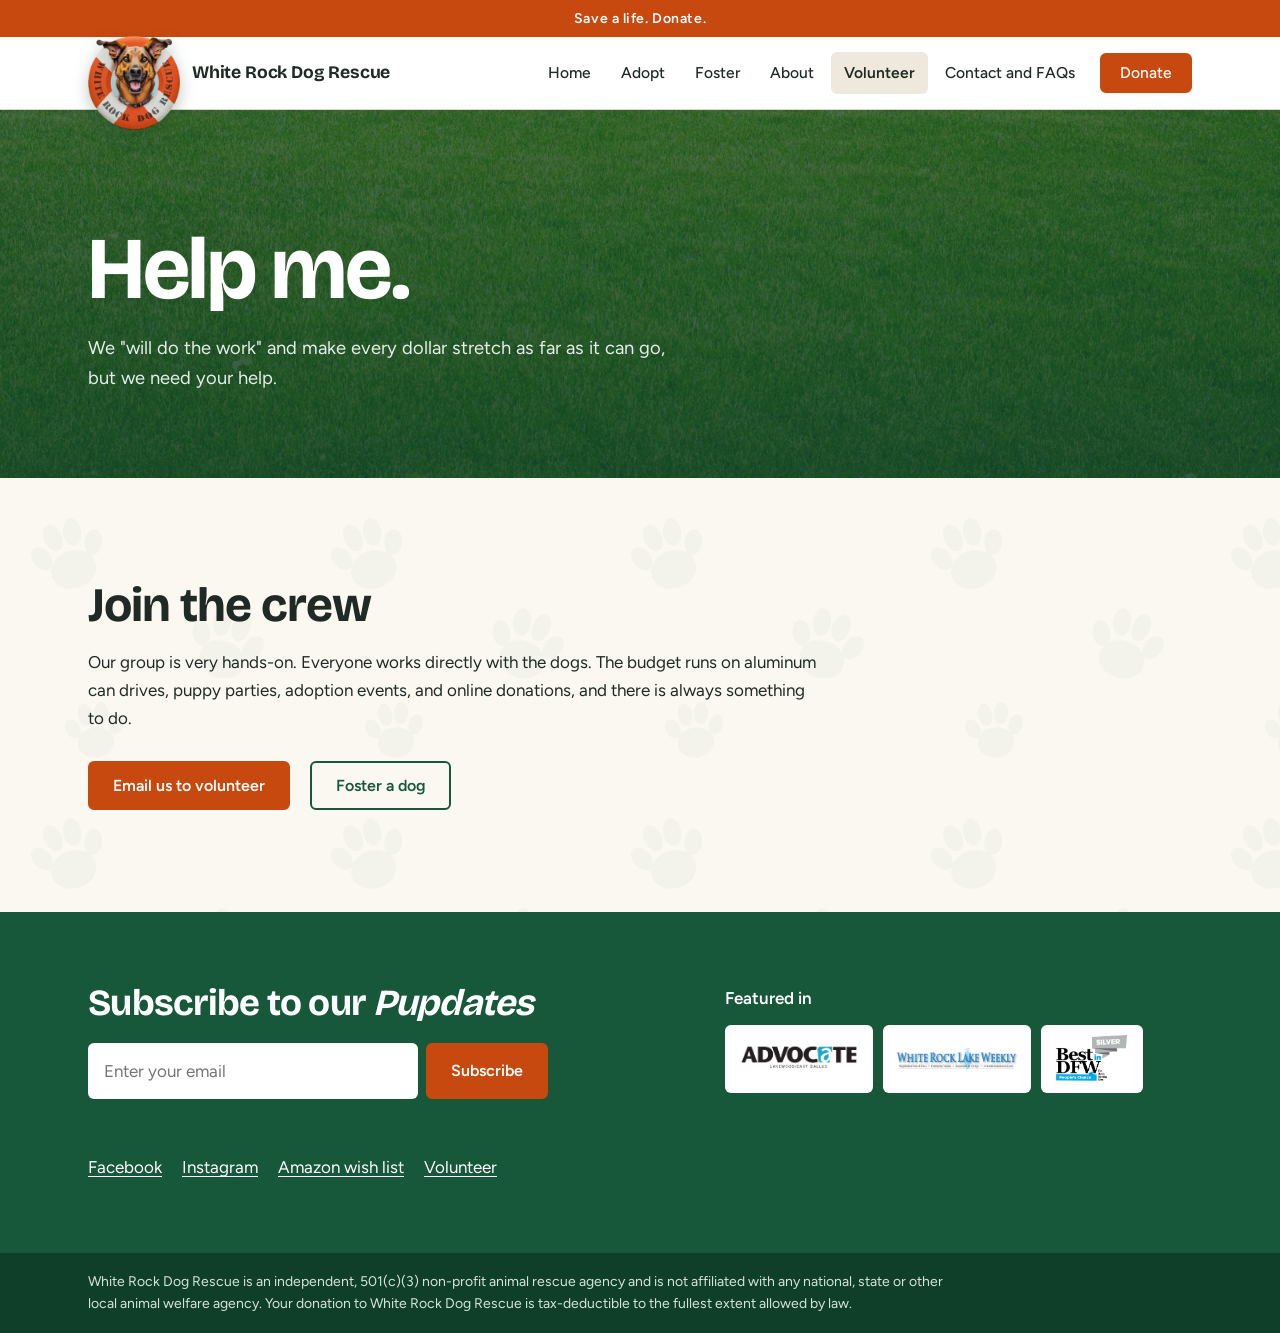
<file: volunteer.html>
<!doctype html>
<html lang="en">
<head>
<meta charset="utf-8">
<meta name="viewport" content="width=device-width, initial-scale=1">
<meta name="robots" content="noindex">
<title>Volunteer | White Rock Dog Rescue</title>
<meta name="description" content="Volunteer with White Rock Dog Rescue, a hands-on, 100% volunteer Dallas dog rescue.">
<meta property="og:title" content="Volunteer | White Rock Dog Rescue">
<meta property="og:description" content="Volunteer with White Rock Dog Rescue, a hands-on, 100% volunteer Dallas dog rescue.">
<meta property="og:image" content="https://www.whiterockdog.org/assets/hero-dog.jpg">
<link rel="icon" href="assets/favicon.png">
<link rel="preconnect" href="https://fonts.googleapis.com">
<link rel="preconnect" href="https://fonts.gstatic.com" crossorigin>
<link rel="stylesheet" href="https://fonts.googleapis.com/css2?family=Bricolage+Grotesque:opsz,wght@12..96,600;12..96,700&family=Figtree:ital,wght@0,400;0,500;0,600;1,400&display=swap">
<link rel="stylesheet" href="assets/styles.css">
</head>
<body>
<a class="skip" href="#main">Skip to main content</a>
<div class="topbar"><a href="donate.html">Save a life. Donate.</a></div>
<header class="site-header">
  <div class="wrap nav-row">
    <a class="brand" href="index.html"><img src="assets/logo.png" width="240" height="246" alt="White Rock Dog Rescue logo: a smiling shepherd mix inside an orange life ring"><span>White Rock Dog Rescue</span></a>
    <button class="menu-btn" type="button" aria-expanded="false" aria-controls="site-nav">Menu</button>
    <nav class="nav" id="site-nav" aria-label="Main"><a href="index.html">Home</a><a href="adopt.html">Adopt</a><a href="foster.html">Foster</a><a href="about.html">About</a><a href="volunteer.html" aria-current="page">Volunteer</a><a href="contact.html">Contact and FAQs</a><a class="btn" href="donate.html">Donate</a></nav>
  </div>
</header>
<main id="main">
<section class="grass page-head"><div class="wrap"><h1>Help me.</h1><p>We "will do the work" and make every dollar stretch as far as it can go, but we need your help.</p></div></section>
<section class="section pawed">
  <div class="wrap">
    <div class="narrow">
      <h2>Join the crew</h2>
      <p style="margin-top:1rem">Our group is very hands-on. Everyone works directly with the dogs. The budget runs on aluminum can drives, puppy parties, adoption events, and online donations, and there is always something to do.</p>
      <div class="actions"><a class="btn" href="mailto:adoptions@whiterockdog.org?subject=I%20want%20to%20volunteer">Email us to volunteer</a><a class="btn btn-line" href="foster.html">Foster a dog</a></div>
    </div>
  </div>
</section>
</main>
<footer class="site-footer">
  <div class="wrap foot-main">
    <div>
      <h2>Subscribe to our <em>Pupdates</em></h2>
      <form class="sub-form">
        <input type="email" name="email" required placeholder="Enter your email" aria-label="Email address" autocomplete="email">
        <button class="btn" type="submit">Subscribe</button>
      </form>
      <p class="sub-note" role="status"></p>
      <div class="foot-links">
        <a href="https://www.facebook.com/whiterockdog">Facebook</a>
        <a href="https://www.instagram.com/whiterockdog">Instagram</a>
        <a href="https://www.amazon.com/hz/wishlist/ls/352WGH3NN4G8F?ref_=wl_share">Amazon wish list</a>
        <a href="volunteer.html">Volunteer</a>
      </div>
    </div>
    <div>
      <p class="press-title">Featured in</p>
      <div class="press">
        <a href="https://lakewood.advocatemag.com/lilia-hollis/"><img src="assets/press-advocate.jpg" width="577" height="181" alt="Lakewood Advocate" loading="lazy"></a>
        <a href="https://whiterocklakeweekly.com/vol-14-no-35-september-1-7-2023/"><img src="assets/press-weekly.jpg" width="700" height="134" alt="White Rock Lake Weekly" loading="lazy"></a>
        <span><img src="assets/press-dmn.jpg" width="239" height="160" alt="Best in DFW silver award, Dallas Morning News" loading="lazy"></span>
      </div>
    </div>
  </div>
  <div class="legal"><div class="wrap"><p>White Rock Dog Rescue is an independent, 501(c)(3) non-profit animal rescue agency and is not affiliated with any national, state or other local animal welfare agency. Your donation to White Rock Dog Rescue is tax-deductible to the fullest extent allowed by law.</p></div></div>
</footer>
<script src="assets/site.js"></script>

</body>
</html>
</file>
<file: assets/styles.css>
:root {
  --orange: #c8490f;
  --orange-dark: #a53a0a;
  --ring: #e8590c;
  --green: #17583a;
  --green-dark: #0f3f29;
  --leaf: #4e9a47;
  --cream: #fbf8f1;
  --sand: #efe9dd;
  --ink: #1e2a23;
  --muted: #56625a;
  --line: #ddd6c7;
  --display: "Bricolage Grotesque", Georgia, serif;
  --body: "Figtree", system-ui, sans-serif;
  --gutter: clamp(16px, 4vw, 48px);
  --shadow: 0 18px 40px -22px rgb(15 63 41 / 0.45);
}

*, *::before, *::after { box-sizing: border-box; }
html { scroll-behavior: smooth; -webkit-text-size-adjust: 100%; }
body { margin: 0; background: var(--cream); color: var(--ink); font: 400 1.0625rem/1.65 var(--body); }
img { display: block; max-width: 100%; height: auto; }
h1, h2, h3 { margin: 0; font-family: var(--display); font-weight: 700; line-height: 1.08; letter-spacing: -0.02em; text-wrap: balance; }
h2 { font-size: clamp(1.9rem, 4vw, 3rem); }
h3 { font-size: 1.25rem; letter-spacing: -0.01em; line-height: 1.25; }
p { margin: 0 0 1.1em; text-wrap: pretty; }
p:last-child { margin-bottom: 0; }
a { color: var(--green); text-underline-offset: 3px; }
a:hover { color: var(--orange-dark); }
:focus-visible { outline: 3px solid var(--ring); outline-offset: 3px; border-radius: 2px; }

.wrap { width: min(100%, 1200px); margin-inline: auto; padding-inline: var(--gutter); }
.narrow { max-width: 68ch; }
.skip { position: absolute; left: 16px; top: -60px; z-index: 30; padding: 10px 16px; background: #fff; color: var(--ink); }
.skip:focus { top: 8px; }
.eyebrow { margin-bottom: 0.7rem; color: var(--orange-dark); font-size: 0.95rem; font-weight: 600; }

.btn { display: inline-block; padding: 0.8em 1.45em; border: 2px solid var(--orange); border-radius: 6px; background: var(--orange); color: #fff; font: 600 1rem/1.2 var(--body); text-decoration: none; cursor: pointer; transition: background-color 0.2s, border-color 0.2s, color 0.2s, transform 0.2s; }
.btn:hover { background: var(--orange-dark); border-color: var(--orange-dark); color: #fff; transform: translateY(-1px); }
.btn:active { transform: translateY(1px); }
.btn-line { background: transparent; border-color: currentColor; color: var(--green); }
.btn-line:hover { background: var(--green); border-color: var(--green); }
.btn-light { background: #fff; border-color: #fff; color: var(--green-dark); }
.btn-light:hover { background: var(--sand); border-color: var(--sand); color: var(--green-dark); }
.actions { display: flex; flex-wrap: wrap; align-items: center; gap: 12px 20px; margin-top: 1.8rem; }

/* Header */
.topbar { background: var(--orange); color: #fff; text-align: center; font-size: 0.875rem; font-weight: 600; letter-spacing: 0.04em; }
.topbar a { display: block; padding: 7px 16px; color: #fff; text-decoration: none; }
.topbar a:hover { color: #fff; text-decoration: underline; }
.site-header { position: sticky; top: 0; z-index: 20; background: #fff; border-bottom: 1px solid var(--line); }
.nav-row { position: relative; display: flex; align-items: center; justify-content: space-between; min-height: 72px; gap: 16px; }
.brand { display: flex; align-items: center; gap: 12px; color: var(--ink); text-decoration: none; }
.brand img { width: 92px; height: auto; margin-block: -6px -26px; filter: drop-shadow(0 6px 8px rgb(15 63 41 / 0.28)); position: relative; z-index: 1; }
.brand span { font: 700 1.1rem/1.1 var(--display); letter-spacing: -0.01em; }
.nav { display: flex; align-items: center; gap: 4px; }
.nav a { white-space: nowrap; padding: 8px 13px; border-radius: 6px; color: var(--ink); font-size: 0.975rem; font-weight: 500; text-decoration: none; transition: background-color 0.2s; }
.nav a:hover { background: var(--sand); color: var(--ink); }
.nav a[aria-current="page"] { background: var(--sand); font-weight: 600; }
.nav a.btn { margin-left: 8px; padding: 9px 18px; color: #fff; background: var(--orange); }
.nav a.btn:hover, .nav a.btn[aria-current="page"] { background: var(--orange-dark); color: #fff; }
.menu-btn { display: none; padding: 8px 14px; border: 1px solid var(--line); border-radius: 6px; background: #fff; color: var(--ink); font: 600 0.95rem var(--body); cursor: pointer; }

/* Home hero */
.hero { display: grid; grid-template-columns: minmax(0, 5fr) minmax(0, 7fr); background: var(--green); }
.hero-copy { display: flex; flex-direction: column; justify-content: center; padding: clamp(56px, 8vw, 110px) clamp(24px, 5vw, 72px); color: #fff; }
.hero h1 { font-size: clamp(2.6rem, 5.4vw, 4.6rem); }
.hero p { max-width: 34ch; margin-top: 1.2rem; font-size: 1.15rem; color: #e4efe7; }
.hero .btn-line { color: #fff; }
.hero .btn-line:hover { background: #fff; border-color: #fff; color: var(--green-dark); }
.hero-photo { min-height: min(78dvh, 660px); }
.hero-photo img { width: 100%; height: 100%; object-fit: cover; object-position: 50% 40%; }

/* Life rings */
.rings { padding: clamp(56px, 8vw, 96px) 0 clamp(64px, 9vw, 110px); }
.rings-intro { max-width: 30ch; margin-bottom: clamp(32px, 5vw, 56px); }
.ring-grid { display: grid; grid-template-columns: repeat(3, minmax(0, 1fr)); gap: clamp(24px, 4vw, 56px); }
.ring-link { display: block; color: var(--ink); text-align: center; text-decoration: none; }
.ring-link:hover { color: var(--ink); }
.ring { position: relative; width: min(100%, 230px); margin: 0 auto 1.1rem; }
.ring svg { display: block; width: 100%; height: auto; transition: transform 0.6s cubic-bezier(0.22, 1, 0.36, 1); }
.ring-link:hover svg { transform: rotate(28deg); }
.ring b { position: absolute; inset: 0; display: grid; place-items: center; font: 700 clamp(1.05rem, 2.1vw, 1.4rem) var(--display); letter-spacing: -0.01em; }
.ring-link p { max-width: 28ch; margin-inline: auto; color: var(--muted); font-size: 1rem; }

/* Grass bands */
.grass { position: relative; background: var(--green-dark) url("grass.jpg") center / cover; color: #fff; }
.grass::before { content: ""; position: absolute; inset: 0; background: linear-gradient(180deg, rgb(15 63 41 / 0.72), rgb(15 63 41 / 0.86)); }
.grass > * { position: relative; }
.page-head { padding: clamp(64px, 9vw, 112px) 0 clamp(52px, 7vw, 84px); }
.page-head h1 { font-size: clamp(3rem, 8vw, 5.5rem); }
.page-head p { max-width: 50ch; margin-top: 1rem; font-size: 1.15rem; color: #e4efe7; }
.play { padding: clamp(60px, 8vw, 100px) 0; }
.play h2 { font-size: clamp(2.2rem, 5vw, 3.6rem); }
.play-lead { max-width: 46ch; margin-top: 0.8rem; color: #e4efe7; }
.pet-panel { margin-top: 2rem; }
.pet-panel pet-scroller { display: block; max-width: 100%; color: var(--ink); }

/* Sections */
.section { padding: clamp(60px, 8vw, 104px) 0; }
.pawed { background-color: var(--cream); background-image: url("paw.svg"); background-size: 300px; }
.alt { background: var(--sand); }
.split { display: grid; grid-template-columns: minmax(0, 1fr) minmax(0, 1fr); gap: clamp(32px, 6vw, 80px); align-items: center; }
.split-top { align-items: start; }
.sticky { position: sticky; top: 104px; }
.split img, .framed { border-radius: 10px; box-shadow: var(--shadow); }
.split h2 { margin-bottom: 1.1rem; }
figure { margin: 0; }
figcaption { margin-top: 0.9rem; color: var(--muted); font-size: 0.925rem; line-height: 1.5; }

.stats { display: grid; grid-template-columns: repeat(3, minmax(0, 1fr)); gap: 24px; margin: 0; padding: 0; list-style: none; }
.stats div { font: 700 clamp(2.4rem, 5vw, 3.6rem)/1 var(--display); letter-spacing: -0.02em; color: var(--orange-dark); font-variant-numeric: tabular-nums; }
.stats span { display: block; margin-top: 0.45rem; color: var(--muted); font-size: 1rem; }

.story h2 { margin-bottom: 1.3rem; }
.story { font-size: 1.1rem; }
.pull { margin: 1.8rem 0; padding-left: 1.2rem; border-left: 4px solid var(--ring); font: 600 1.35rem/1.35 var(--display); }

.steps { margin: 1.6rem 0 0; padding: 0; list-style: none; }
.steps li { padding: 1.1rem 0; border-top: 1px solid var(--line); }
.steps h3 { margin-bottom: 0.3rem; }
.steps p { color: var(--muted); }

.faq { display: grid; grid-template-columns: repeat(2, minmax(0, 1fr)); gap: 2rem clamp(32px, 5vw, 64px); margin-top: 2.2rem; }
.faq h3 { margin-bottom: 0.4rem; }
.faq p { color: var(--muted); }

/* Forms */
label { display: block; margin-bottom: 0.35rem; font-size: 0.95rem; font-weight: 600; }
input, textarea { width: 100%; padding: 0.75em 0.9em; border: 1px solid #8f978f; border-radius: 6px; background: #fff; color: var(--ink); font: inherit; transition: border-color 0.2s, box-shadow 0.2s; }
input:focus, textarea:focus { border-color: var(--green); box-shadow: 0 0 0 3px rgb(23 88 58 / 0.2); outline: none; }
textarea { min-height: 140px; resize: vertical; }
.field { margin-bottom: 1.1rem; }
.field-row { display: grid; grid-template-columns: repeat(2, minmax(0, 1fr)); gap: 0 16px; }
.form-note { min-height: 1.5em; margin-top: 0.8rem; font-size: 0.95rem; color: var(--muted); }
.form-note.error { color: #a4231a; font-weight: 600; }
.contact-lines { margin: 0 0 1.6rem; padding: 0; list-style: none; font-size: 1.15rem; font-weight: 600; }
.contact-lines li { margin-bottom: 0.25rem; }
.link-row { display: flex; flex-wrap: wrap; gap: 8px 22px; }

.donate-card { padding: clamp(24px, 4vw, 44px); border-radius: 14px; background: #fff; box-shadow: var(--shadow); }
.donate-card h2 { margin-bottom: 0.9rem; font-size: clamp(1.8rem, 3.2vw, 2.5rem); }
.qr { width: min(100%, 300px); margin-inline: auto; }

/* Footer */
.site-footer { background: var(--green); color: #fff; }
.site-footer a { color: #fff; }
.site-footer a:hover { color: #ffd9c2; }
.foot-main { display: grid; grid-template-columns: minmax(0, 6fr) minmax(0, 5fr); gap: clamp(36px, 6vw, 80px); padding-block: clamp(48px, 6vw, 72px); }
.foot-main h2 { font-size: clamp(1.7rem, 3vw, 2.3rem); }
.foot-main em { font-style: italic; }
.sub-form { display: flex; gap: 8px; max-width: 460px; margin-top: 1.2rem; }
.sub-form input { flex: 1; min-width: 0; border-color: transparent; }
.sub-form .btn { flex: none; }
.sub-note { min-height: 1.5em; margin-top: 0.6rem; font-size: 0.95rem; color: #e4efe7; }
.press-title { margin-bottom: 0.8rem; font-weight: 600; }
.press { display: flex; flex-wrap: wrap; align-items: center; gap: 10px; }
.press a, .press span { display: grid; place-items: center; height: 68px; padding: 8px 12px; border-radius: 6px; background: #fff; transition: transform 0.2s; }
.press a:hover { transform: translateY(-2px); }
.press img { width: auto; max-width: 124px; max-height: 52px; }
.foot-links { display: flex; flex-wrap: wrap; gap: 8px 20px; margin-top: 1.4rem; }
.legal { background: var(--green-dark); color: #d6e4da; font-size: 0.875rem; line-height: 1.55; }
.legal .wrap { padding-block: 18px; }
.legal p { max-width: 95ch; }

@media (max-width: 1040px) {
  .menu-btn { display: block; }
  .nav { position: absolute; top: 100%; left: 0; right: 0; display: none; flex-direction: column; align-items: stretch; padding: 10px var(--gutter) 16px; background: #fff; border-bottom: 1px solid var(--line); box-shadow: var(--shadow); }
  .nav.open { display: flex; }
  .nav a { padding: 12px; }
  .nav a.btn { margin: 6px 0 0; text-align: center; }
  .brand img { width: 74px; margin-block: -4px -18px; }
  .hero { grid-template-columns: minmax(0, 1fr); }
  .hero-photo { order: -1; min-height: 0; aspect-ratio: 3 / 2; }
  .split, .foot-main { grid-template-columns: minmax(0, 1fr); }
  .sticky { position: static; }
}

@media (max-width: 640px) {
  .brand span { font-size: 1rem; }
  .ring-grid { grid-template-columns: minmax(0, 1fr); gap: 20px; }
  .ring-link { display: grid; grid-template-columns: 84px minmax(0, 1fr); column-gap: 16px; text-align: left; }
  .ring { display: contents; }
  .ring svg { grid-row: 1 / 3; align-self: center; }
  .ring b { position: static; display: block; align-self: end; font-size: 1.3rem; }
  .ring-link p { align-self: start; max-width: none; margin: 0; }
  .qr { display: none; }
  .press { flex-wrap: nowrap; gap: 8px; }
  .press a, .press span { flex: 1 1 0; min-width: 0; height: 60px; padding: 6px 8px; }
  .press img { max-width: 100%; max-height: 46px; }
  .stats, .faq, .field-row { grid-template-columns: minmax(0, 1fr); }
  .sub-form { flex-direction: column; }
}

@media (prefers-reduced-motion: reduce) {
  html { scroll-behavior: auto; }
  *, *::before, *::after { transition: none !important; }
}

@media (prefers-reduced-motion: reduce) {
  html { scroll-behavior: auto; }
  *, *::before, *::after { transition: none !important; }
}
</file>
